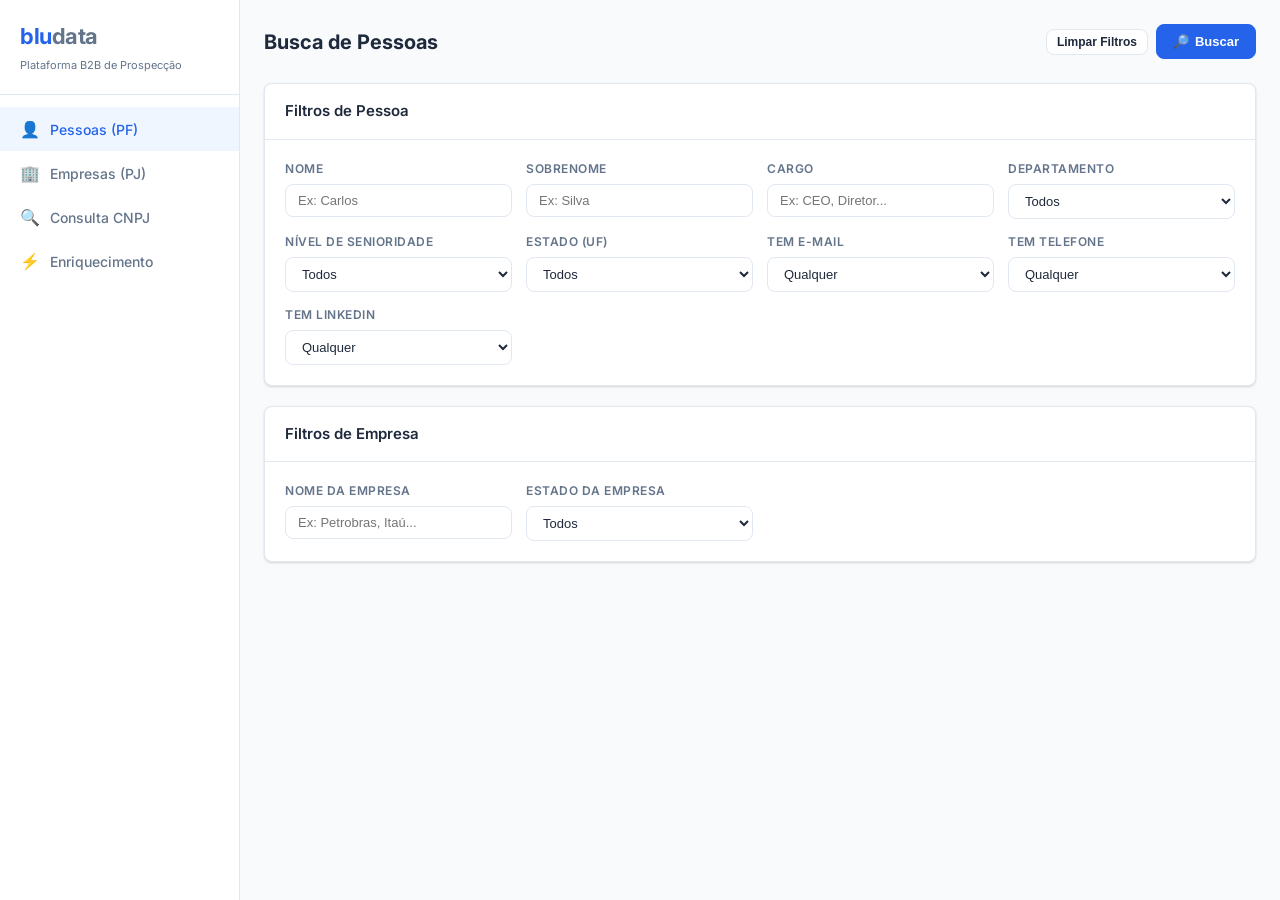
<file: bludata/frontend/index.html>
<!DOCTYPE html>
<html lang="pt-BR">
<head>
  <meta charset="UTF-8" />
  <meta name="viewport" content="width=device-width, initial-scale=1.0" />
  <title>bludata — Plataforma B2B de Prospecção</title>
  <link rel="stylesheet" href="style.css" />
  <link rel="preconnect" href="https://fonts.googleapis.com" />
  <link href="https://fonts.googleapis.com/css2?family=Inter:wght@400;500;600;700&display=swap" rel="stylesheet" />
</head>
<body>

<div class="app-layout">

  <!-- Sidebar -->
  <aside class="sidebar">
    <div class="sidebar-logo">
      <h1>blu<span style="color:#64748b">data</span></h1>
      <small>Plataforma B2B de Prospecção</small>
    </div>
    <nav class="sidebar-nav">
      <a onclick="showPage('persons')" id="nav-persons" class="active">
        <span class="icon">👤</span> Pessoas (PF)
      </a>
      <a onclick="showPage('companies')" id="nav-companies">
        <span class="icon">🏢</span> Empresas (PJ)
      </a>
      <a onclick="showPage('cnpj-lookup')" id="nav-cnpj-lookup">
        <span class="icon">🔍</span> Consulta CNPJ
      </a>
      <a onclick="showPage('enrich')" id="nav-enrich">
        <span class="icon">⚡</span> Enriquecimento
      </a>
    </nav>
  </aside>

  <!-- Main -->
  <main class="main-content">

    <!-- ── PAGE: Persons ────────────────────────────────── -->
    <div id="page-persons">
      <div class="page-header">
        <h2>Busca de Pessoas</h2>
        <div class="btn-group">
          <button class="btn btn-secondary btn-sm" onclick="clearPersonFilters()">Limpar Filtros</button>
          <button class="btn btn-primary" onclick="searchPersons(1)">
            <span>🔎</span> Buscar
          </button>
        </div>
      </div>

      <div class="card">
        <div class="card-header">
          <h3>Filtros de Pessoa</h3>
        </div>
        <div class="card-body">
          <div class="filters-grid">
            <div class="filter-group">
              <label>Nome</label>
              <input type="text" id="pf-name" placeholder="Ex: Carlos" />
            </div>
            <div class="filter-group">
              <label>Sobrenome</label>
              <input type="text" id="pf-surname" placeholder="Ex: Silva" />
            </div>
            <div class="filter-group">
              <label>Cargo</label>
              <input type="text" id="pf-role" placeholder="Ex: CEO, Diretor..." />
            </div>
            <div class="filter-group">
              <label>Departamento</label>
              <select id="pf-department">
                <option value="">Todos</option>
                <option>TI</option><option>Tecnologia</option><option>Engenharia</option>
                <option>Marketing</option><option>Vendas</option><option>Comercial</option>
                <option>Financeiro</option><option>Recursos Humanos</option>
                <option>Operações</option><option>Jurídico</option><option>Produto</option>
                <option>Diretoria</option>
              </select>
            </div>
            <div class="filter-group">
              <label>Nível de Senioridade</label>
              <select id="pf-seniority">
                <option value="">Todos</option>
                <option>Decisores</option><option>C-Level</option>
                <option>Diretor</option><option>Gerente</option>
                <option>Coordenador</option><option>Especialista</option>
                <option>Sênior</option><option>Pleno</option><option>Júnior</option>
              </select>
            </div>
            <div class="filter-group">
              <label>Estado (UF)</label>
              <select id="pf-state">
                <option value="">Todos</option>
                <option>SP</option><option>RJ</option><option>MG</option>
                <option>RS</option><option>PR</option><option>SC</option>
                <option>BA</option><option>CE</option><option>PE</option>
                <option>GO</option><option>DF</option><option>AM</option>
              </select>
            </div>
            <div class="filter-group">
              <label>Tem E-mail</label>
              <select id="pf-has-email">
                <option value="">Qualquer</option>
                <option value="true">Sim</option>
                <option value="false">Não</option>
              </select>
            </div>
            <div class="filter-group">
              <label>Tem Telefone</label>
              <select id="pf-has-phone">
                <option value="">Qualquer</option>
                <option value="true">Sim</option>
                <option value="false">Não</option>
              </select>
            </div>
            <div class="filter-group">
              <label>Tem LinkedIn</label>
              <select id="pf-has-linkedin">
                <option value="">Qualquer</option>
                <option value="true">Sim</option>
                <option value="false">Não</option>
              </select>
            </div>
          </div>
        </div>
      </div>

      <div class="card">
        <div class="card-header">
          <h3>Filtros de Empresa</h3>
        </div>
        <div class="card-body">
          <div class="filters-grid">
            <div class="filter-group">
              <label>Nome da Empresa</label>
              <input type="text" id="pf-company-name" placeholder="Ex: Petrobras, Itaú..." />
            </div>
            <div class="filter-group">
              <label>Estado da Empresa</label>
              <select id="pf-company-state">
                <option value="">Todos</option>
                <option>SP</option><option>RJ</option><option>MG</option>
                <option>RS</option><option>PR</option><option>SC</option>
                <option>BA</option><option>CE</option><option>GO</option><option>DF</option>
              </select>
            </div>
          </div>
        </div>
      </div>

      <!-- Results -->
      <div class="card" id="persons-results-card" style="display:none">
        <div class="card-header">
          <h3>Resultados</h3>
          <div class="btn-group">
            <span id="persons-count" class="chip chip-blue"></span>
            <button class="btn btn-success btn-sm" onclick="openEnrichModal()">⚡ Enriquecer Selecionados</button>
          </div>
        </div>
        <div id="persons-table-wrap" class="table-wrap">
          <div id="persons-loading" class="loading" style="display:none">
            <div class="spinner"></div> Buscando...
          </div>
          <table id="persons-table">
            <thead>
              <tr>
                <th><input type="checkbox" id="select-all-persons" onchange="toggleSelectAll('persons')" /></th>
                <th>Nome</th>
                <th>Cargo</th>
                <th>Empresa</th>
                <th>Estado</th>
                <th>Email</th>
                <th>Telefone</th>
                <th>LinkedIn</th>
                <th>Ações</th>
              </tr>
            </thead>
            <tbody id="persons-tbody"></tbody>
          </table>
        </div>
        <div class="pagination" id="persons-pagination"></div>
      </div>

      <div id="persons-empty" class="card" style="display:none">
        <div class="empty-state">
          <div class="icon">🔍</div>
          <p>Nenhuma pessoa encontrada com os filtros aplicados.</p>
        </div>
      </div>
    </div>

    <!-- ── PAGE: Companies ────────────────────────────────── -->
    <div id="page-companies" style="display:none">
      <div class="page-header">
        <h2>Busca de Empresas</h2>
        <div class="btn-group">
          <button class="btn btn-secondary btn-sm" onclick="clearCompanyFilters()">Limpar Filtros</button>
          <button class="btn btn-primary" onclick="searchCompanies(1)">
            <span>🔎</span> Buscar
          </button>
        </div>
      </div>

      <div class="card">
        <div class="card-header"><h3>Filtros</h3></div>
        <div class="card-body">
          <div class="filters-grid">
            <div class="filter-group">
              <label>Nome da Empresa</label>
              <input type="text" id="cf-name" placeholder="Ex: Magazine Luiza..." />
            </div>
            <div class="filter-group">
              <label>Setor</label>
              <select id="cf-sector">
                <option value="">Todos</option>
                <option>Tecnologia da Informação</option>
                <option>Bancos</option><option>Seguros</option>
                <option>Varejo</option><option>Saúde</option>
                <option>Educação</option><option>Construção Civil</option>
                <option>Agronegócio</option><option>Manufatura</option>
                <option>Logística e Transporte</option>
                <option>Serviços Financeiros</option>
                <option>Telecomunicações</option><option>Energia</option>
                <option>Extração de Petróleo e Gás Natural</option>
                <option>Comércio varejista</option>
              </select>
            </div>
            <div class="filter-group">
              <label>Estado (UF)</label>
              <select id="cf-state">
                <option value="">Todos</option>
                <option>SP</option><option>RJ</option><option>MG</option>
                <option>RS</option><option>PR</option><option>SC</option>
                <option>BA</option><option>CE</option><option>GO</option><option>DF</option>
              </select>
            </div>
            <div class="filter-group">
              <label>Porte / Nº de Funcionários</label>
              <select id="cf-size">
                <option value="">Todos</option>
                <option>MEI</option><option>1-10</option>
                <option>11-50</option><option>51-200</option>
                <option>201-500</option><option>501-1000</option>
                <option>1001-5000</option><option>Mais de 1000</option>
              </select>
            </div>
            <div class="filter-group">
              <label>Natureza Jurídica</label>
              <input type="text" id="cf-legal-nature" placeholder="Ex: Sociedade Anônima..." />
            </div>
            <div class="filter-group">
              <label>CNAE (código ou descrição)</label>
              <input type="text" id="cf-cnae" placeholder="Ex: 6422, bancos..." />
            </div>
            <div class="filter-group">
              <label>Incluir MEI</label>
              <select id="cf-mei">
                <option value="">Qualquer</option>
                <option value="true">Apenas MEI</option>
                <option value="false">Excluir MEI</option>
              </select>
            </div>
          </div>
        </div>
      </div>

      <div class="card" id="companies-results-card" style="display:none">
        <div class="card-header">
          <h3>Resultados</h3>
          <span id="companies-count" class="chip chip-blue"></span>
        </div>
        <div class="table-wrap">
          <div id="companies-loading" class="loading" style="display:none">
            <div class="spinner"></div> Buscando...
          </div>
          <table>
            <thead>
              <tr>
                <th>#</th>
                <th>Empresa</th>
                <th>CNPJ</th>
                <th>Setor</th>
                <th>Estado</th>
                <th>Porte</th>
                <th>Fundação</th>
                <th>Ações</th>
              </tr>
            </thead>
            <tbody id="companies-tbody"></tbody>
          </table>
        </div>
        <div class="pagination" id="companies-pagination"></div>
      </div>
    </div>

    <!-- ── PAGE: CNPJ Lookup ────────────────────────────── -->
    <div id="page-cnpj-lookup" style="display:none">
      <div class="page-header">
        <h2>Consulta CNPJ / CPF</h2>
      </div>

      <div class="card">
        <div class="card-header"><h3>Busca por CNPJ (Receita Federal)</h3></div>
        <div class="card-body">
          <div class="alert alert-info">
            ℹ️ Consulta em tempo real via BrasilAPI e ReceitaWS — gratuito, sem chave de API.
          </div>
          <div class="inline-form">
            <input type="text" id="cnpj-input" placeholder="00.000.000/0001-00" maxlength="18" oninput="maskCNPJ(this)" />
            <button class="btn btn-primary" onclick="lookupCNPJ()">🔍 Consultar</button>
          </div>
          <div id="cnpj-result" style="margin-top:20px"></div>
        </div>
      </div>

      <div class="card">
        <div class="card-header"><h3>Consulta CPF (Receita Federal)</h3></div>
        <div class="card-body">
          <div class="alert alert-warning">
            ⚠️ A consulta CPF na Receita Federal requer resolução de CAPTCHA. Integração com serviço anti-CAPTCHA necessária para uso em produção.
          </div>
          <div class="inline-form">
            <input type="text" id="cpf-input" placeholder="000.000.000-00" maxlength="14" oninput="maskCPF(this)" />
            <button class="btn btn-primary" onclick="lookupCPF()">🔍 Consultar Situação</button>
          </div>
          <div id="cpf-result" style="margin-top:20px"></div>
        </div>
      </div>
    </div>

    <!-- ── PAGE: Enrich ───────────────────────────────────── -->
    <div id="page-enrich" style="display:none">
      <div class="page-header">
        <h2>Enriquecimento de Dados</h2>
      </div>

      <div class="alert alert-info" style="margin-bottom:20px">
        ℹ️ O enriquecimento é processado assincronamente em background. Você pode acompanhar o status do job abaixo.
      </div>

      <div class="card">
        <div class="card-header"><h3>Enrich Bulk</h3></div>
        <div class="card-body">
          <div class="filter-group" style="margin-bottom:14px">
            <label>Payload JSON (lista de pessoas)</label>
            <textarea id="enrich-payload" rows="8" style="padding:10px;border:1px solid var(--border);border-radius:var(--radius);font-family:monospace;font-size:12px;width:100%;resize:vertical" placeholder='[
  {"id_pessoa": "uuid-aqui", "cpf": "00000000000", "linkedin_url": "https://linkedin.com/in/slug"},
  {"id_pessoa": "outro-uuid", "linkedin_url": "https://linkedin.com/in/outro-slug"}
]'></textarea>
          </div>
          <div class="filter-group" style="margin-bottom:14px">
            <label>URL do Webhook (opcional)</label>
            <input type="text" id="enrich-webhook" placeholder="https://seu-servidor.com/webhook/enrich" />
          </div>
          <button class="btn btn-primary" onclick="startEnrich()">⚡ Iniciar Enriquecimento</button>
        </div>
      </div>

      <div class="card" id="enrich-job-card" style="display:none">
        <div class="card-header">
          <h3>Status do Job</h3>
          <button class="btn btn-secondary btn-sm" onclick="pollJobStatus()">🔄 Atualizar</button>
        </div>
        <div class="card-body" id="enrich-job-body"></div>
      </div>
    </div>

  </main>
</div>

<!-- ── Modal: Person Detail ─────────────────────────────── -->
<div class="modal-overlay" id="person-modal">
  <div class="modal">
    <div class="modal-header">
      <h3 id="modal-person-name">Detalhe da Pessoa</h3>
      <button class="modal-close" onclick="closeModal('person-modal')">×</button>
    </div>
    <div class="modal-body">
      <div class="modal-tabs">
        <button class="modal-tab-btn active" onclick="switchModalTab(this, 'tab-person-info')">Dados Pessoais</button>
        <button class="modal-tab-btn" onclick="switchModalTab(this, 'tab-person-contacts')">Contatos</button>
      </div>
      <div id="tab-person-info">
        <div class="detail-grid" id="person-detail-grid"></div>
      </div>
      <div id="tab-person-contacts" style="display:none">
        <div id="person-contacts-section">
          <div class="loading"><div class="spinner"></div> Carregando contatos...</div>
        </div>
      </div>
    </div>
  </div>
</div>

<!-- ── Modal: Company Detail ────────────────────────────── -->
<div class="modal-overlay" id="company-modal">
  <div class="modal">
    <div class="modal-header">
      <h3 id="modal-company-name">Detalhe da Empresa</h3>
      <button class="modal-close" onclick="closeModal('company-modal')">×</button>
    </div>
    <div class="modal-body">
      <div class="detail-grid" id="company-detail-grid"></div>
      <div style="margin-top:20px" id="company-partners-section"></div>
    </div>
  </div>
</div>

<!-- ── Modal: Enrich Selection ──────────────────────────── -->
<div class="modal-overlay" id="enrich-modal">
  <div class="modal">
    <div class="modal-header">
      <h3>Enriquecer Pessoas Selecionadas</h3>
      <button class="modal-close" onclick="closeModal('enrich-modal')">×</button>
    </div>
    <div class="modal-body">
      <div class="filter-group" style="margin-bottom:14px">
        <label>URL do Webhook (opcional)</label>
        <input type="text" id="enrich-modal-webhook" placeholder="https://..." />
      </div>
      <p style="color:var(--text-muted);font-size:13px;margin-bottom:16px" id="enrich-modal-count"></p>
      <button class="btn btn-primary" onclick="submitEnrichFromModal()">⚡ Iniciar Enriquecimento</button>
    </div>
  </div>
</div>

<script src="app.js"></script>
</body>
</html>
</file>
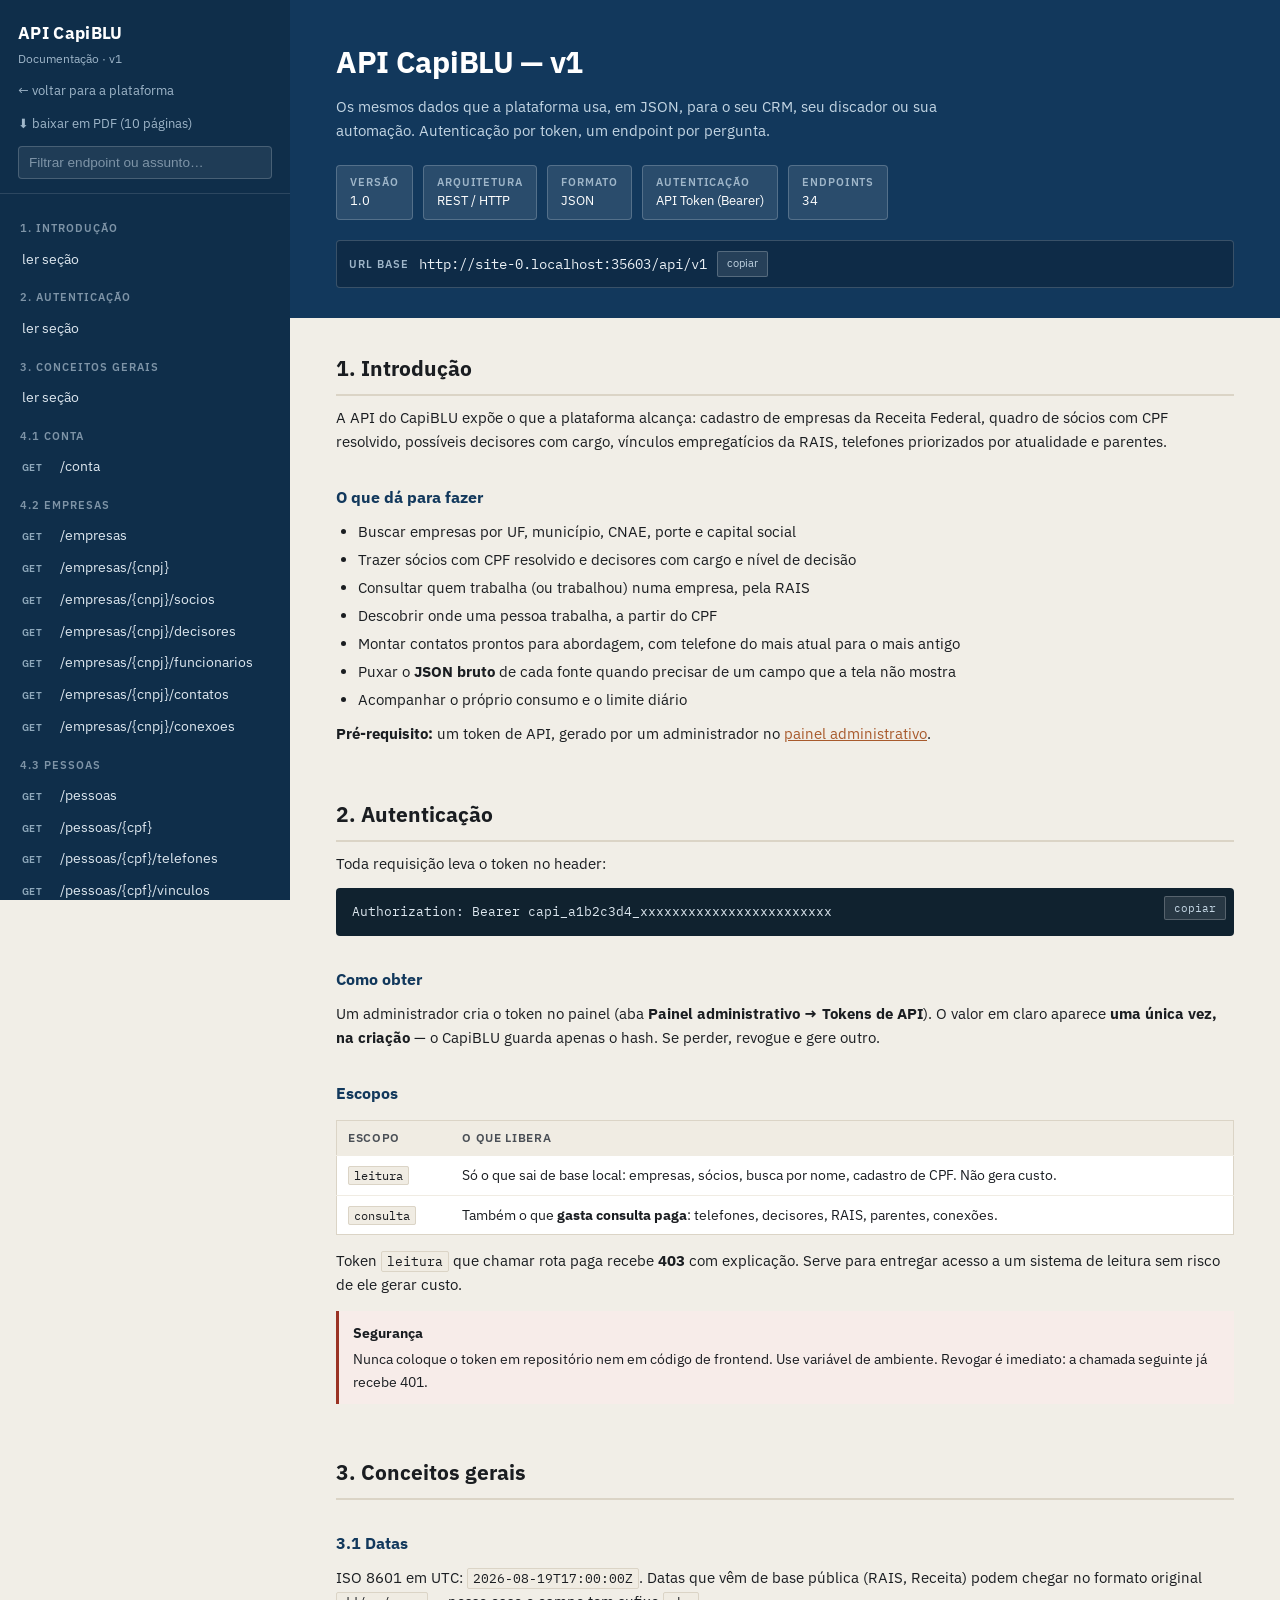
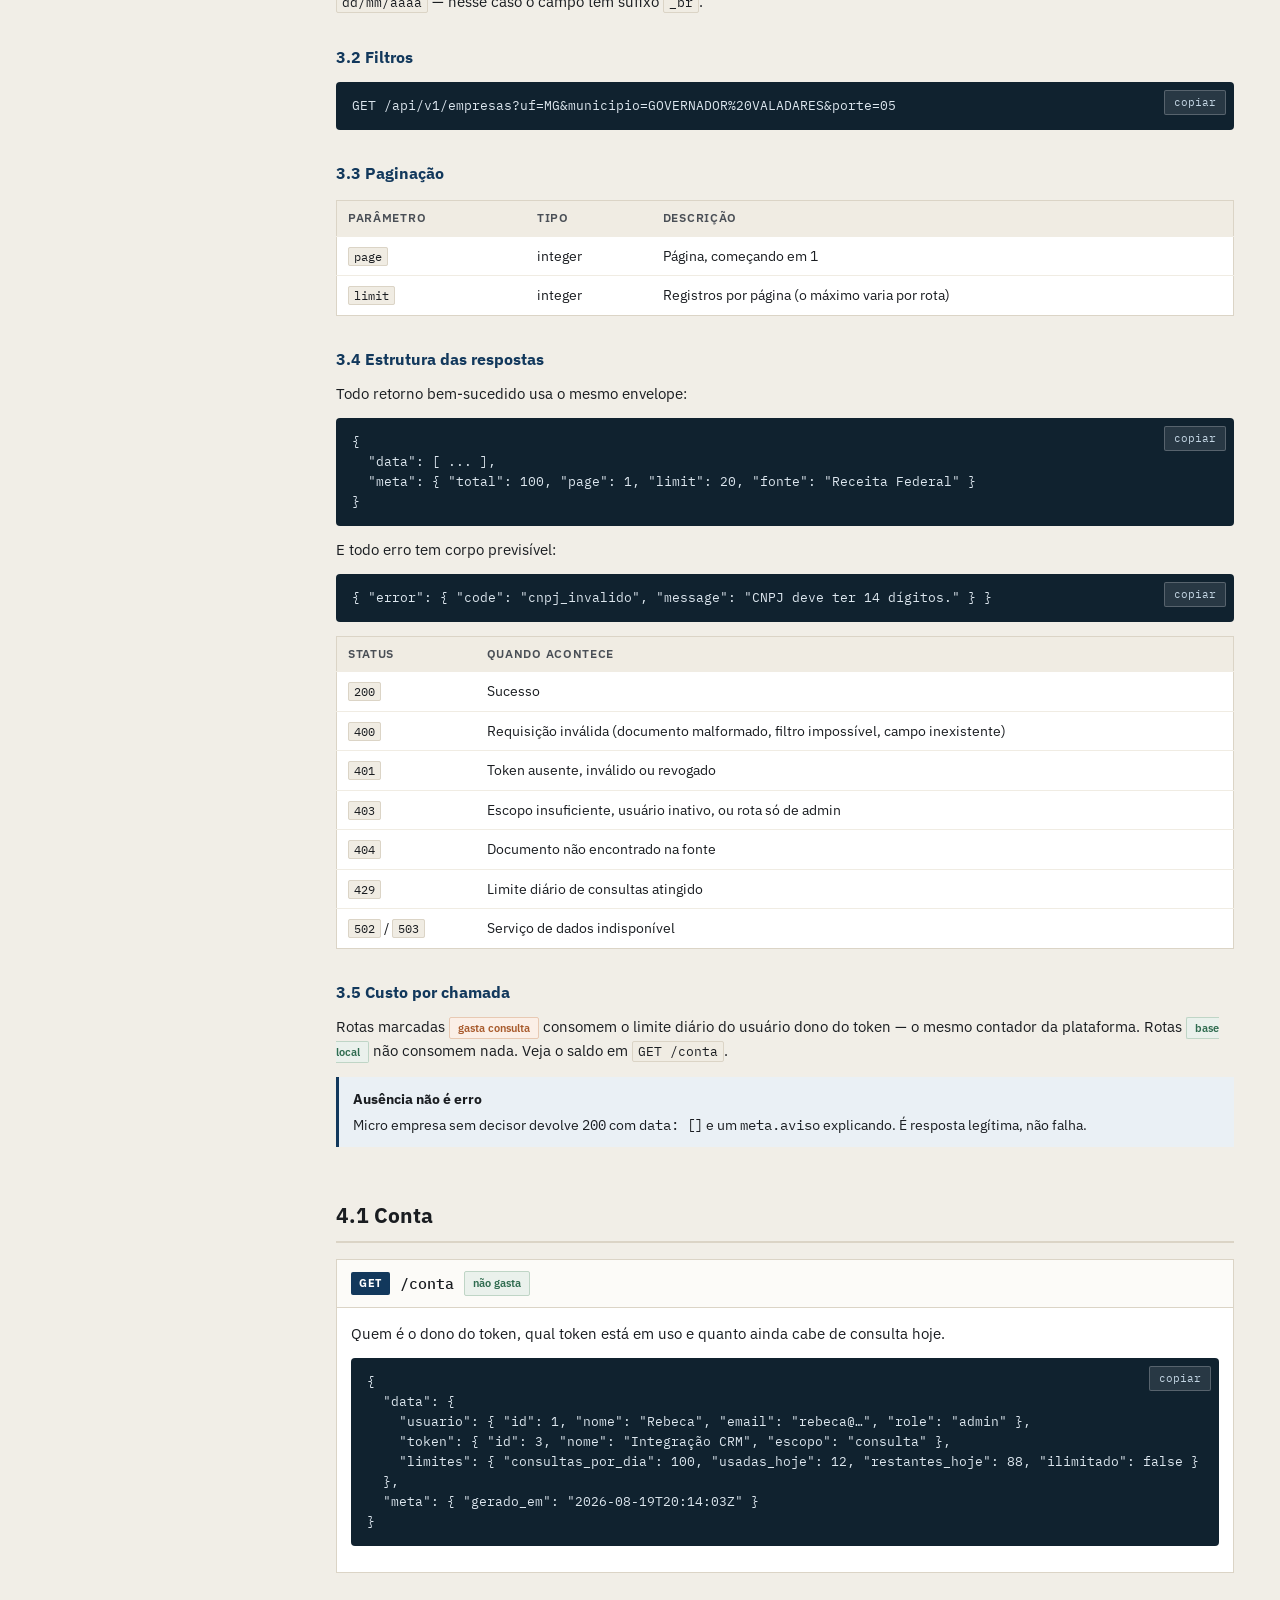
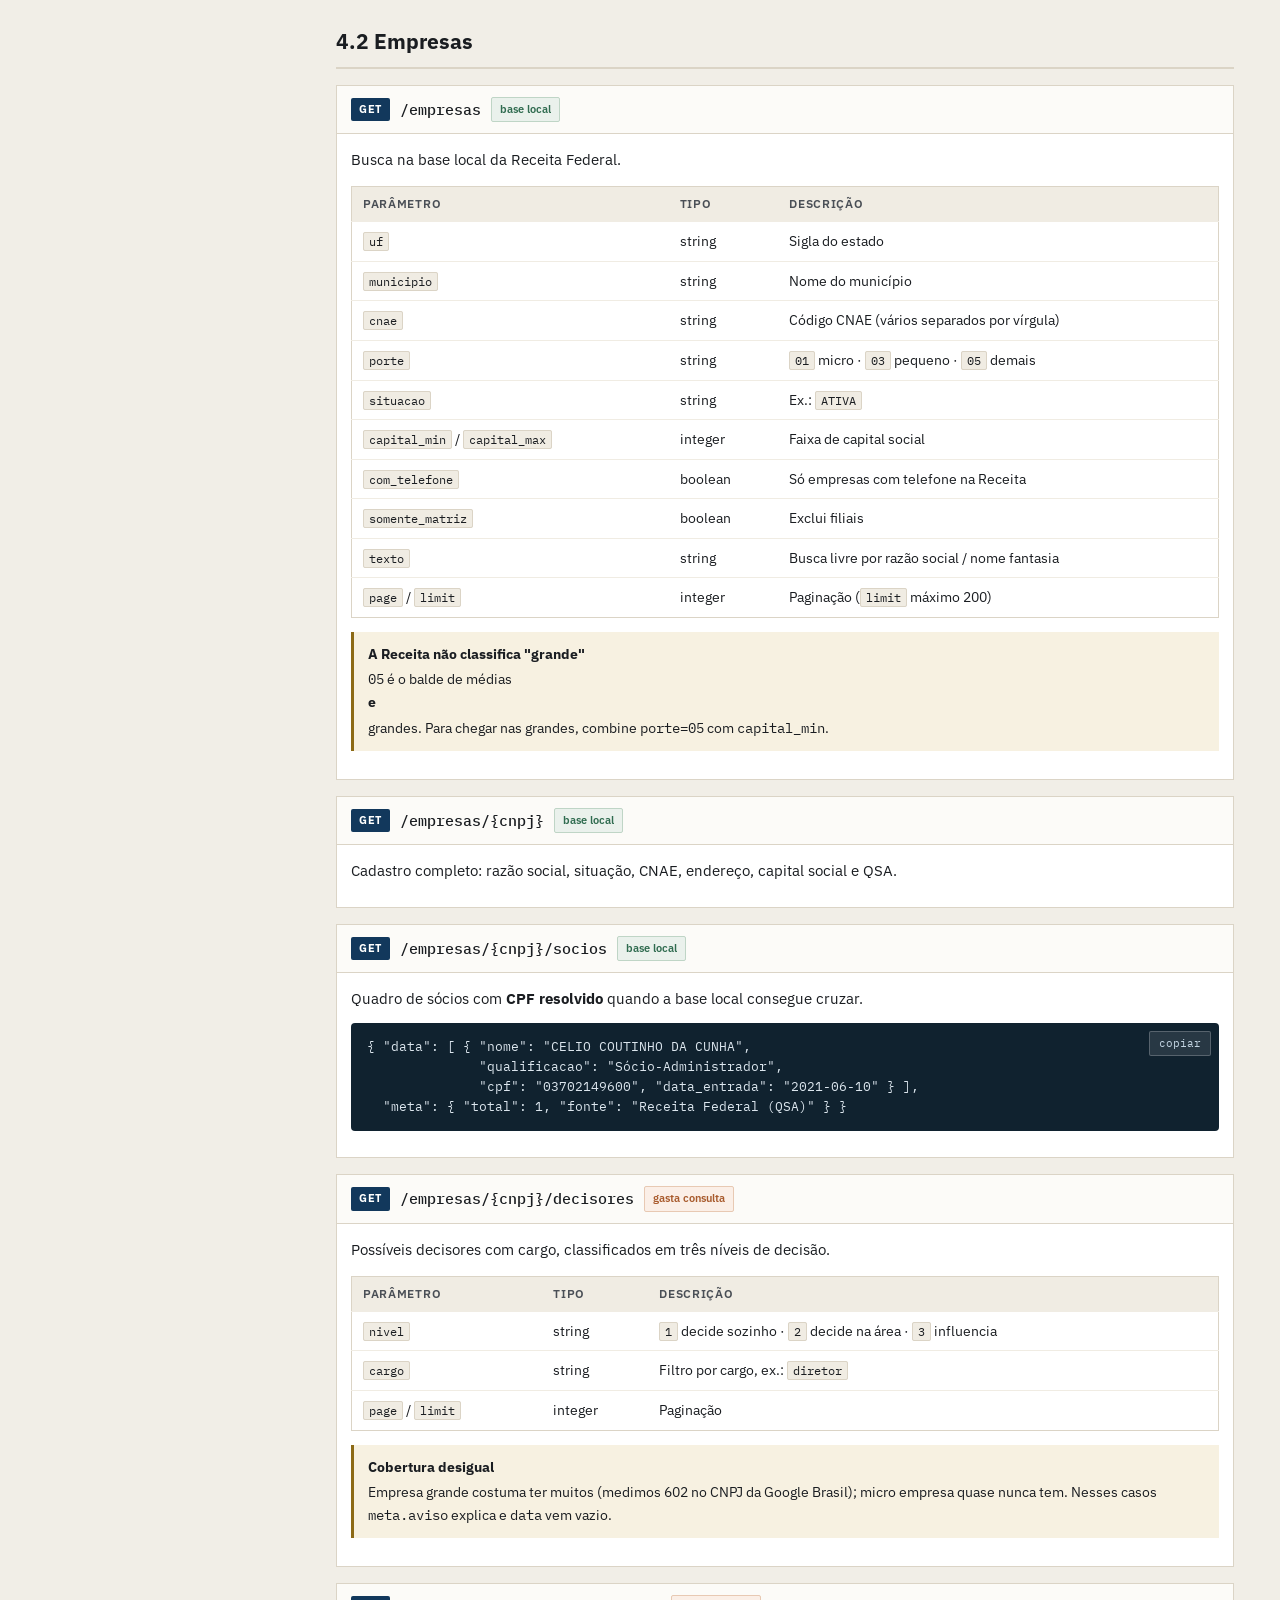
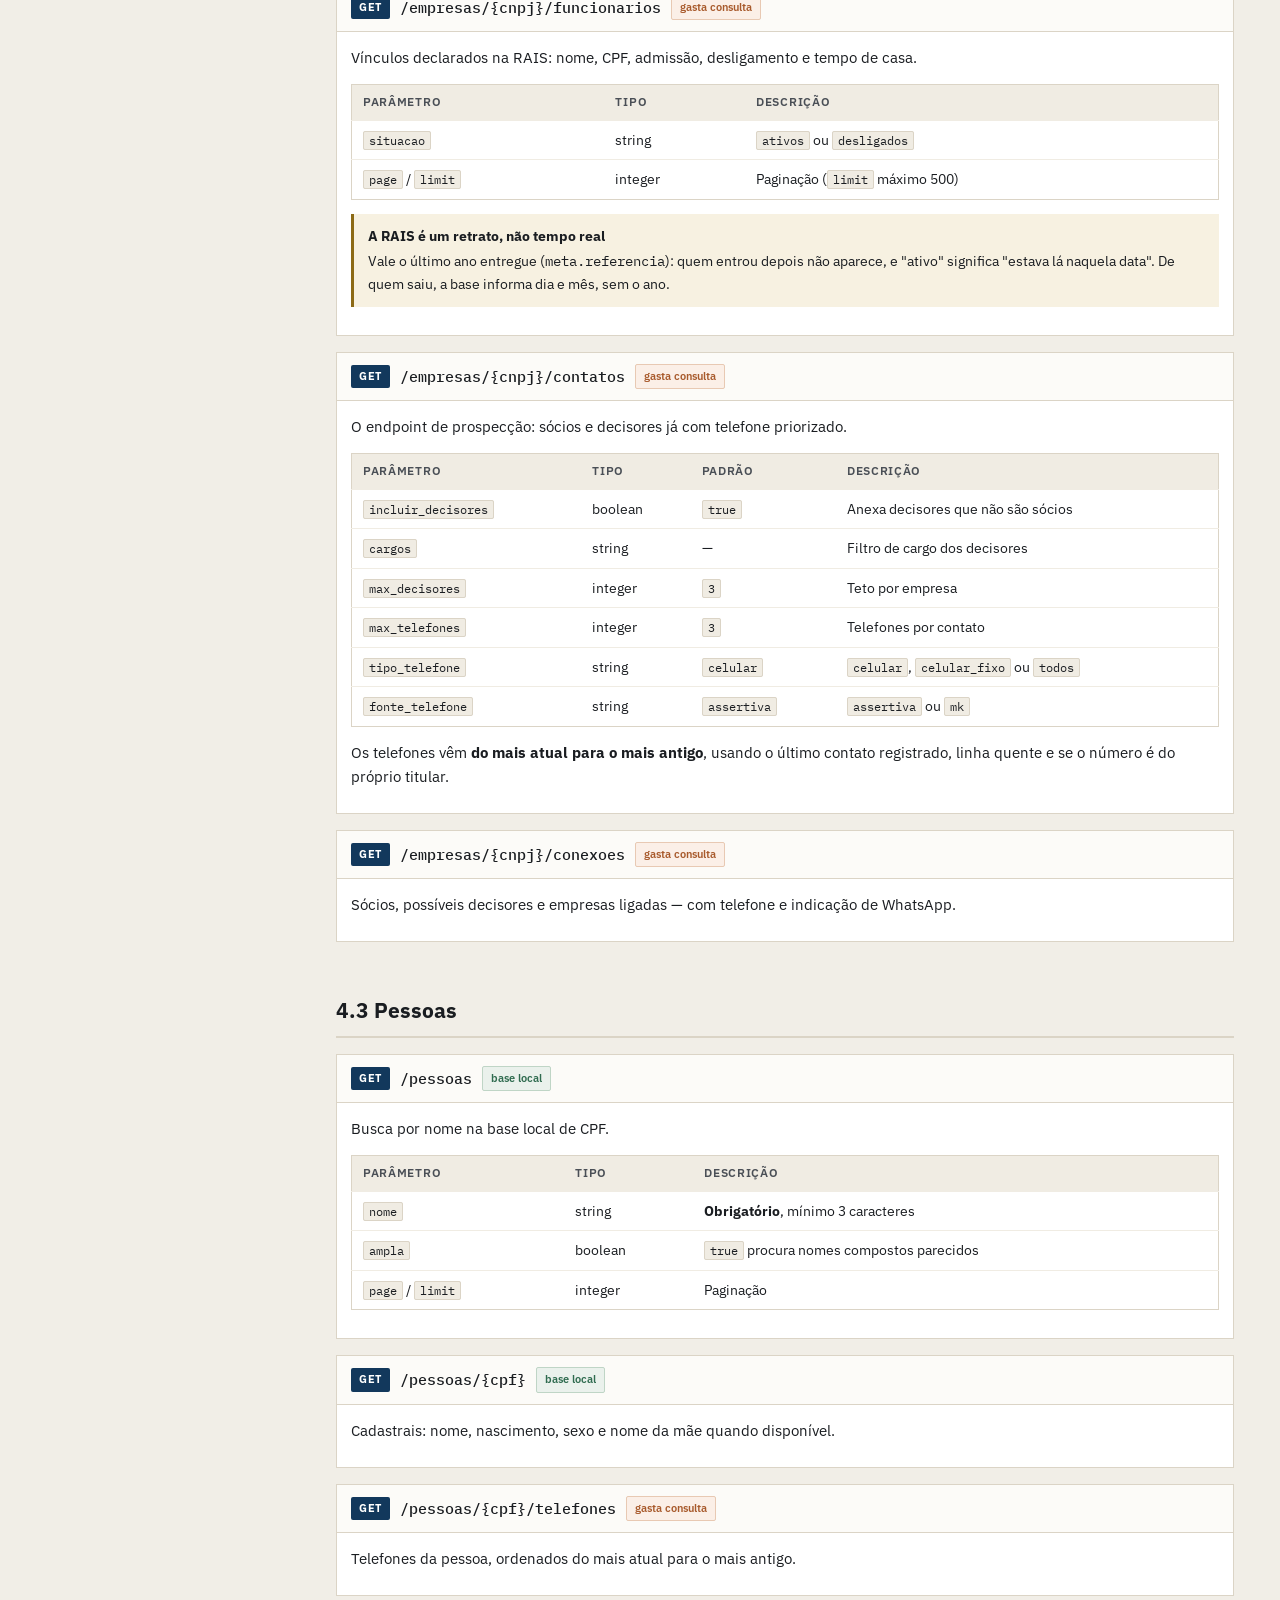
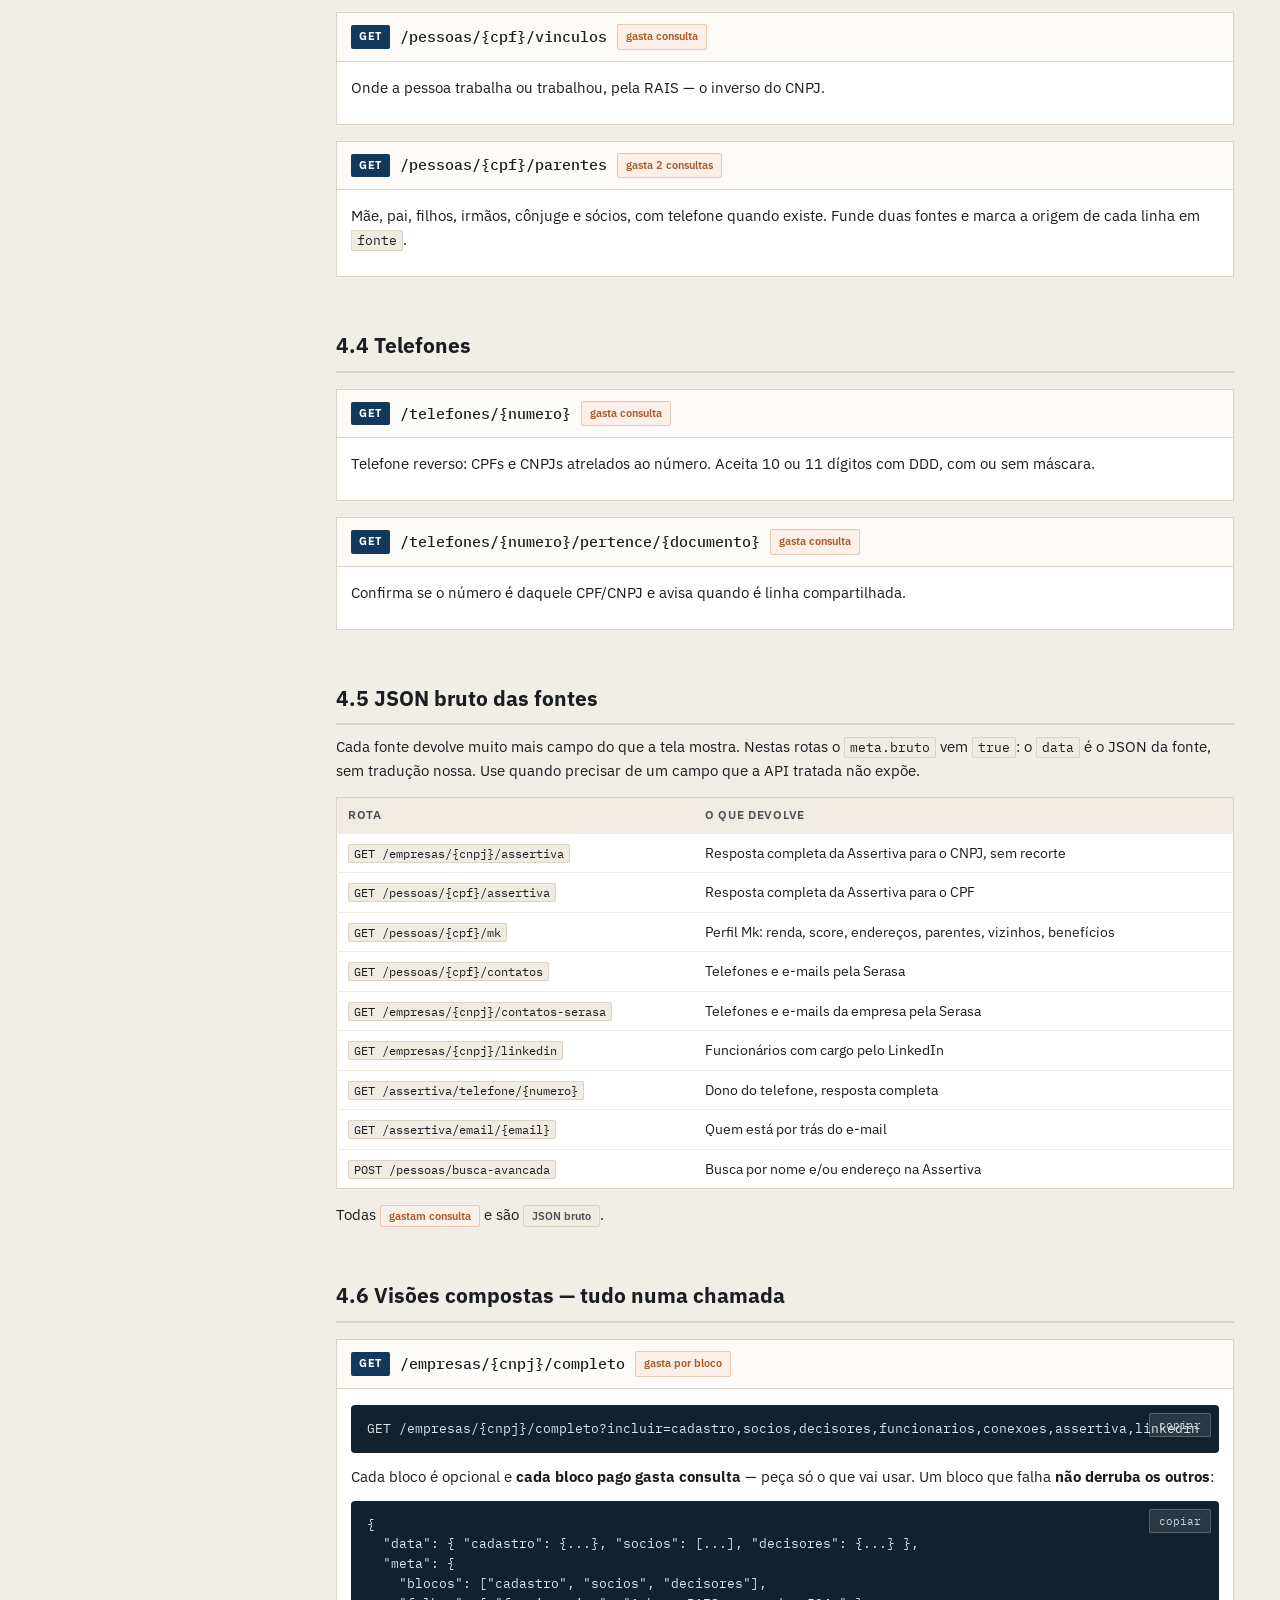
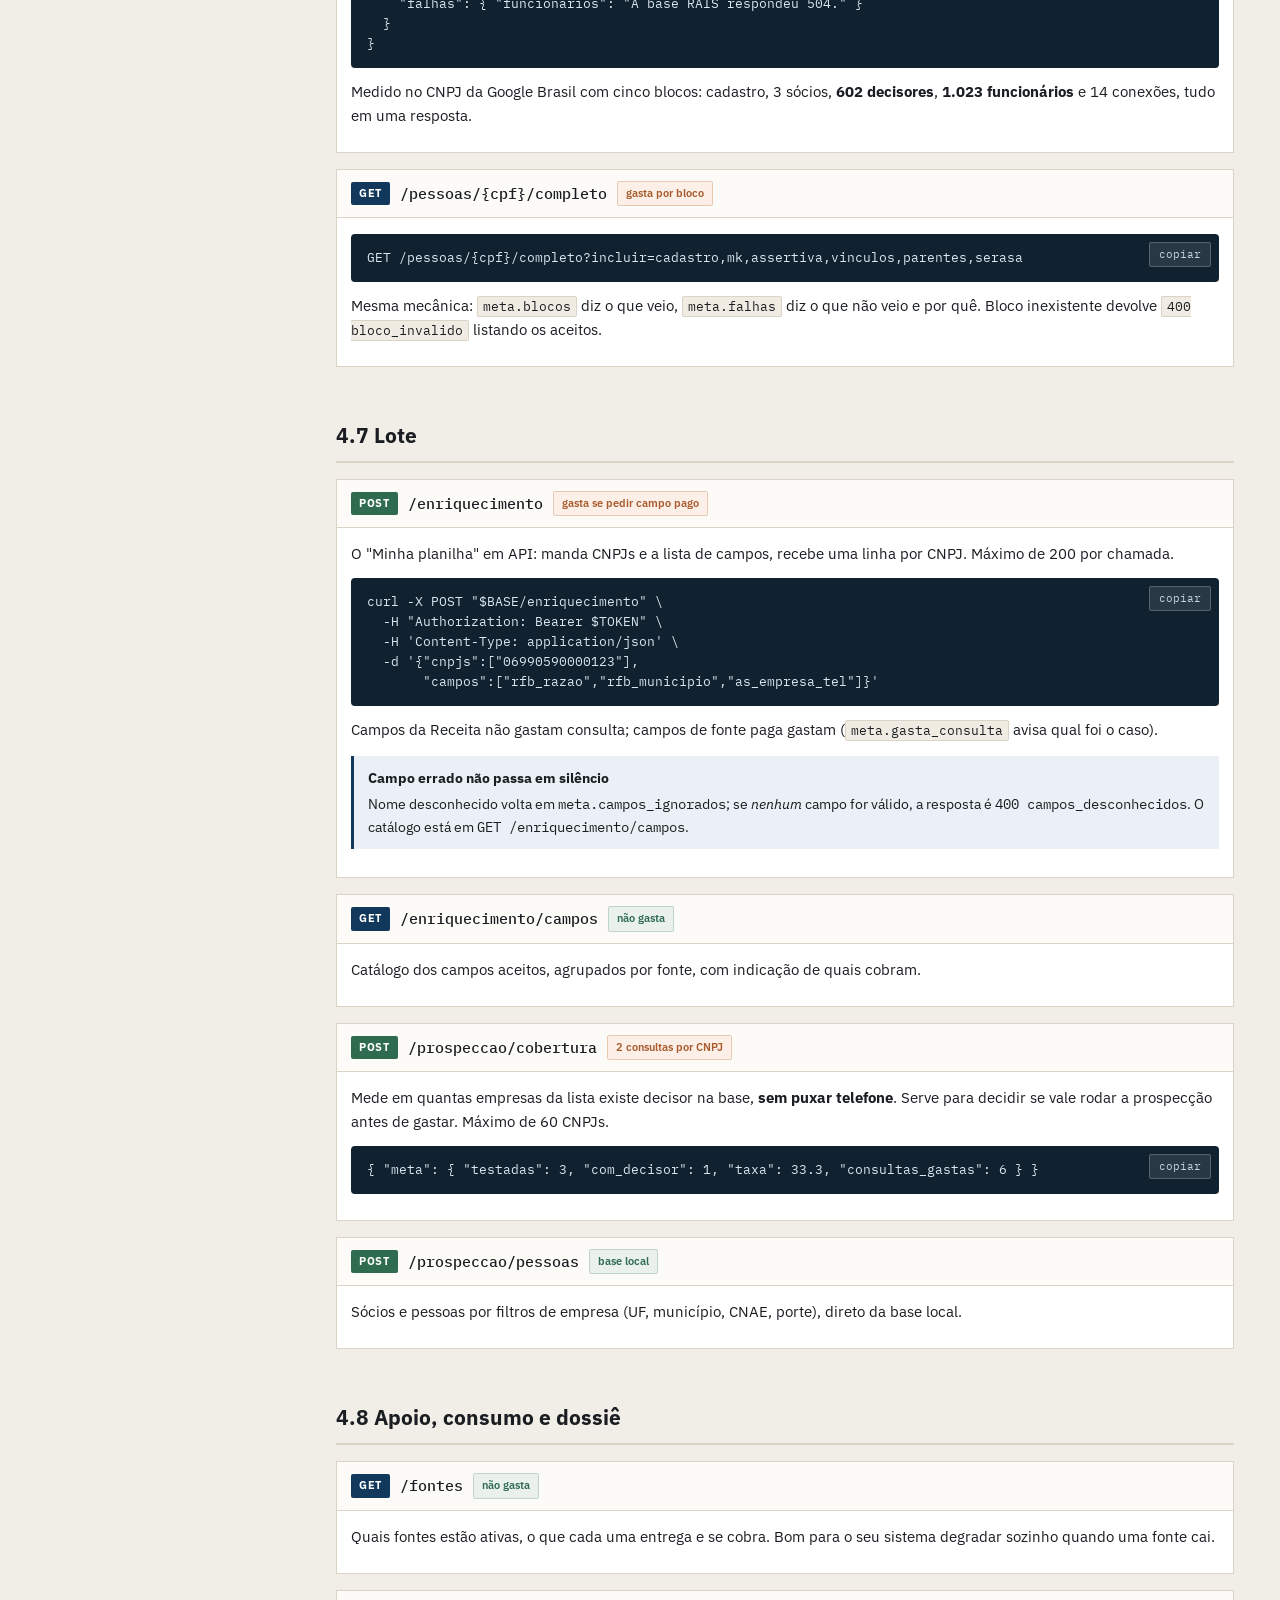
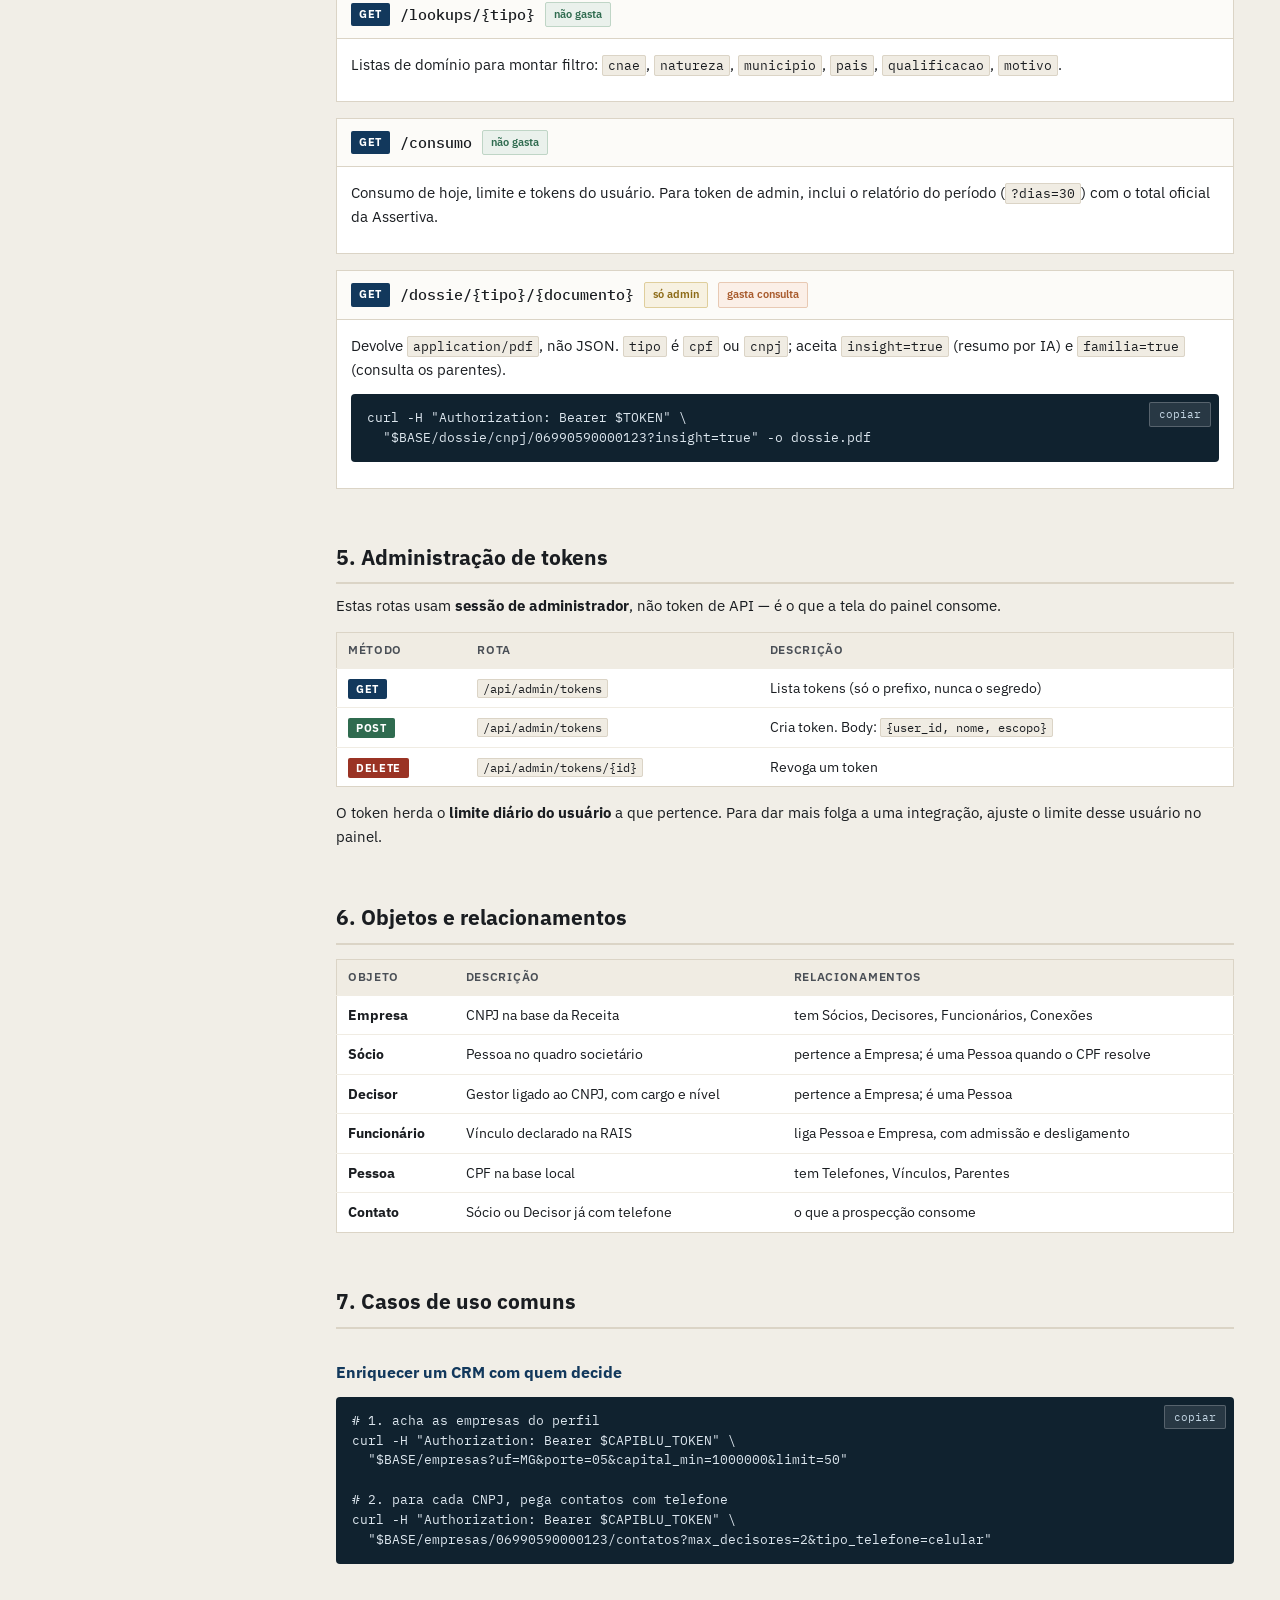
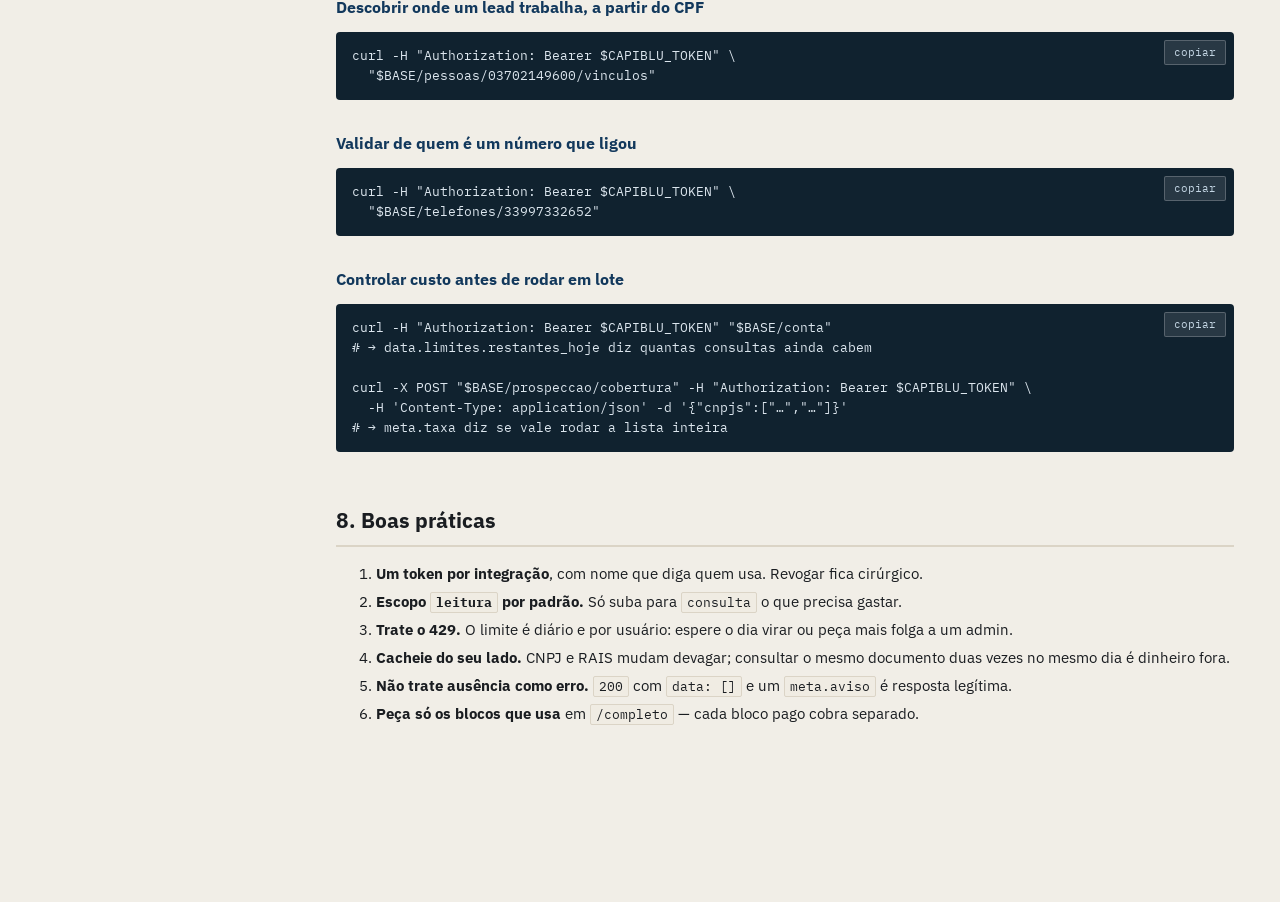
<file: lupa-empresas/frontend/api-docs.html>
<!DOCTYPE html>
<html lang="pt-BR">
<head>
<meta charset="utf-8">
<meta name="viewport" content="width=device-width, initial-scale=1">
<title>API CapiBLU — Documentação</title>
<link rel="preconnect" href="https://fonts.googleapis.com">
<link rel="preconnect" href="https://fonts.gstatic.com" crossorigin>
<link href="https://fonts.googleapis.com/css2?family=IBM+Plex+Sans:wght@400;500;600;700&family=IBM+Plex+Mono:wght@400;500&display=swap" rel="stylesheet">
<style>
/* Mesmo design system do app: papel + azul-noite + terracota, sem sombra. */
:root{
  --blue:#12385C; --blue-dark:#0F2E4A; --blue-soft:#EAF0F5;
  --terracota:#A85A2C; --terracota-soft:#FBEFE7;
  --green:#2F6B4F; --green-soft:#EAF1EC;
  --red:#9A3324; --amber:#8C6A16; --amber-soft:#F7F1E1;
  --gray-900:#1A1D21; --gray-700:#45423B; --gray-600:#4A4F56; --gray-500:#55595F;
  --gray-300:#B9B0A0; --gray-200:#DBD4C6; --gray-100:#F0ECE3; --gray-50:#FCFBF8;
  --bg:#F1EEE7; --white:#fff; --radius-sm:4px;
}
*,*::before,*::after{box-sizing:border-box}
body{margin:0;font-family:"IBM Plex Sans",system-ui,Arial,sans-serif;background:var(--bg);
  color:var(--gray-900);line-height:1.6;font-size:15px;-webkit-font-smoothing:antialiased}
code,pre,.mono{font-family:"IBM Plex Mono",ui-monospace,monospace}
a{color:var(--terracota)}

.shell{display:grid;grid-template-columns:290px 1fr;min-height:100vh}

/* ── Índice ── */
.side{background:var(--blue-dark);color:#DCE6EE;position:sticky;top:0;height:100vh;
  overflow-y:auto;display:flex;flex-direction:column}
.side-top{padding:20px 18px 14px;border-bottom:1px solid rgba(255,255,255,.12)}
.side-top .marca{font-weight:700;font-size:1.05rem;color:#fff;letter-spacing:.02em}
.side-top .sub{font-size:.78rem;color:#9FB6C9;margin-top:2px}
.side-top a.voltar{display:inline-block;margin-top:12px;font-size:.8rem;color:#9FB6C9;text-decoration:none}
.side-top a.voltar:hover{color:#fff}
#busca{width:100%;margin-top:12px;padding:8px 10px;background:rgba(255,255,255,.07);
  border:1px solid rgba(255,255,255,.18);color:#fff;font-size:.85rem;border-radius:var(--radius-sm)}
#busca::placeholder{color:#7E94A7}
.side-nav{padding:12px 8px 30px;flex:1}
.side-nav .grupo{font-size:.68rem;text-transform:uppercase;letter-spacing:.09em;
  color:#7E94A7;padding:14px 12px 6px;font-weight:600}
.side-nav a{display:flex;gap:8px;align-items:baseline;padding:5px 12px;color:#DCE6EE;
  text-decoration:none;font-size:.85rem;border-left:2px solid transparent}
.side-nav a:hover{background:rgba(255,255,255,.06);color:#fff}
.side-nav a.ativo{border-left-color:var(--terracota);background:rgba(168,90,44,.16);color:#fff}
.side-nav a .m{font-size:.62rem;font-weight:600;letter-spacing:.05em;min-width:30px;color:#8FA9BC}
.side-nav a.oculto{display:none}

/* ── Conteúdo ── */
.main{padding:0 0 90px}
.topo{background:var(--blue);color:#fff;padding:38px 46px 30px}
.topo h1{margin:0;font-size:1.9rem;letter-spacing:-.01em}
.topo p{margin:8px 0 0;color:#C3D5E3;max-width:70ch}
.topo .cartoes{display:flex;flex-wrap:wrap;gap:10px;margin-top:22px}
.topo .cartao{background:rgba(255,255,255,.10);border:1px solid rgba(255,255,255,.20);
  padding:8px 13px;font-size:.8rem;border-radius:var(--radius-sm)}
.topo .cartao b{display:block;font-size:.66rem;text-transform:uppercase;letter-spacing:.09em;
  color:#9FB6C9;font-weight:600}
.base-url{display:flex;align-items:center;gap:10px;margin-top:20px;background:rgba(0,0,0,.22);
  border:1px solid rgba(255,255,255,.18);padding:10px 12px;border-radius:var(--radius-sm)}
.base-url code{color:#EAF0F5;font-size:.86rem;word-break:break-all}

.corpo{padding:34px 46px;max-width:1000px}
section{margin-bottom:52px;scroll-margin-top:14px}
h2{font-size:1.32rem;margin:0 0 6px;padding-bottom:8px;border-bottom:2px solid var(--gray-200)}
h3{font-size:1.02rem;margin:30px 0 8px;color:var(--blue)}
p{margin:10px 0}
ul{margin:10px 0;padding-left:22px}
li{margin:4px 0}

table{width:100%;border-collapse:collapse;margin:14px 0;background:var(--white);
  border:1px solid var(--gray-200);font-size:.88rem}
th,td{text-align:left;padding:8px 11px;border-bottom:1px solid var(--gray-100);vertical-align:top}
th{background:var(--gray-100);font-size:.72rem;text-transform:uppercase;letter-spacing:.06em;
  color:var(--gray-600);font-weight:600}
tr:last-child td{border-bottom:0}
td code,p code,li code{background:var(--gray-100);padding:1px 5px;font-size:.85em;
  border:1px solid var(--gray-200);border-radius:2px}

pre{position:relative;background:#10222F;color:#DCE6EE;padding:14px 16px;overflow-x:auto;
  font-size:.83rem;line-height:1.5;margin:12px 0;border-radius:var(--radius-sm)}
pre code{background:none;border:0;padding:0;color:inherit}
.copiar{position:absolute;top:8px;right:8px;background:rgba(255,255,255,.10);color:#C3D5E3;
  border:1px solid rgba(255,255,255,.22);font:inherit;font-size:.7rem;padding:3px 9px;
  cursor:pointer;border-radius:2px}
.copiar:hover{background:rgba(255,255,255,.2);color:#fff}

/* ── Endpoint ── */
.ep{background:var(--white);border:1px solid var(--gray-200);margin:16px 0;scroll-margin-top:14px}
.ep-cab{display:flex;align-items:center;gap:10px;flex-wrap:wrap;padding:11px 14px;
  background:var(--gray-50);border-bottom:1px solid var(--gray-200)}
.ep-cab .rota{font-family:"IBM Plex Mono",monospace;font-size:.92rem;font-weight:500}
.ep-corpo{padding:4px 14px 14px}
.ep-corpo>p:first-child{margin-top:10px}
.met{font-size:.68rem;font-weight:700;letter-spacing:.06em;padding:3px 8px;color:#fff;border-radius:2px}
.met.get{background:var(--blue)} .met.post{background:var(--green)} .met.del{background:var(--red)}
.tag{font-size:.68rem;font-weight:600;padding:3px 8px;border:1px solid;border-radius:2px}
.tag.paga{color:var(--terracota);background:var(--terracota-soft);border-color:#E8C9B3}
.tag.gratis{color:var(--green);background:var(--green-soft);border-color:#BFD5C6}
.tag.adm{color:var(--amber);background:var(--amber-soft);border-color:#DFCE9C}
.tag.bruto{color:var(--gray-600);background:var(--gray-100);border-color:var(--gray-200)}

.nota{background:var(--blue-soft);border-left:3px solid var(--blue);padding:11px 14px;
  margin:14px 0;font-size:.89rem}
.nota.aviso{background:var(--amber-soft);border-left-color:var(--amber)}
.nota.perigo{background:#F7ECE9;border-left-color:var(--red)}
.nota b{display:block;margin-bottom:3px}

.vazio{padding:20px;background:var(--white);border:1px dashed var(--gray-300);
  color:var(--gray-500);font-size:.9rem;display:none}
body.filtrando section:not(.tem-resultado){display:none}
body.filtrando .ep.oculto{display:none}

@media(max-width:900px){
  .shell{grid-template-columns:1fr}
  .side{position:static;height:auto}
  .topo,.corpo{padding-left:20px;padding-right:20px}
}
</style>
</head>
<body>
<div class="shell">
<aside class="side">
  <div class="side-top">
    <div class="marca">API CapiBLU</div>
    <div class="sub">Documentação · v1</div>
    <a class="voltar" href="/">← voltar para a plataforma</a>
    <a class="voltar" href="/capiblu-api-v1.pdf" download style="display:block">⬇ baixar em PDF (10 páginas)</a>
    <input id="busca" type="search" placeholder="Filtrar endpoint ou assunto…" autocomplete="off">
  </div>
  <nav class="side-nav" id="indice"></nav>
</aside>

<main class="main">
  <header class="topo">
    <h1>API CapiBLU — v1</h1>
    <p>Os mesmos dados que a plataforma usa, em JSON, para o seu CRM, seu discador
       ou sua automação. Autenticação por token, um endpoint por pergunta.</p>
    <div class="cartoes">
      <div class="cartao"><b>Versão</b>1.0</div>
      <div class="cartao"><b>Arquitetura</b>REST / HTTP</div>
      <div class="cartao"><b>Formato</b>JSON</div>
      <div class="cartao"><b>Autenticação</b>API Token (Bearer)</div>
      <div class="cartao"><b>Endpoints</b>34</div>
    </div>
    <div class="base-url">
      <span style="font-size:.66rem;text-transform:uppercase;letter-spacing:.09em;color:#9FB6C9;font-weight:600">URL base</span>
      <code id="base-url">https://app.capiblu.net/api/v1</code>
      <button class="copiar" style="position:static" data-copiar="#base-url">copiar</button>
    </div>
  </header>

  <div class="corpo">
  <div class="vazio" id="sem-resultado">Nada encontrado com esse filtro.</div>

  <!-- ═══ 1 ═══ -->
  <section id="introducao" data-titulo="Introdução visão geral o que dá para fazer">
    <h2>1. Introdução</h2>
    <p>A API do CapiBLU expõe o que a plataforma alcança: cadastro de empresas da
       Receita Federal, quadro de sócios com CPF resolvido, possíveis decisores com
       cargo, vínculos empregatícios da RAIS, telefones priorizados por atualidade e
       parentes.</p>
    <h3>O que dá para fazer</h3>
    <ul>
      <li>Buscar empresas por UF, município, CNAE, porte e capital social</li>
      <li>Trazer sócios com CPF resolvido e decisores com cargo e nível de decisão</li>
      <li>Consultar quem trabalha (ou trabalhou) numa empresa, pela RAIS</li>
      <li>Descobrir onde uma pessoa trabalha, a partir do CPF</li>
      <li>Montar contatos prontos para abordagem, com telefone do mais atual para o mais antigo</li>
      <li>Puxar o <b>JSON bruto</b> de cada fonte quando precisar de um campo que a tela não mostra</li>
      <li>Acompanhar o próprio consumo e o limite diário</li>
    </ul>
    <p><b>Pré-requisito:</b> um token de API, gerado por um administrador no
       <a href="/#admin">painel administrativo</a>.</p>
  </section>

  <!-- ═══ 2 ═══ -->
  <section id="autenticacao" data-titulo="Autenticação token bearer escopo leitura consulta segurança">
    <h2>2. Autenticação</h2>
    <p>Toda requisição leva o token no header:</p>
    <pre><code>Authorization: Bearer capi_a1b2c3d4_xxxxxxxxxxxxxxxxxxxxxxxx</code></pre>
    <h3>Como obter</h3>
    <p>Um administrador cria o token no painel (aba <b>Painel administrativo → Tokens de API</b>).
       O valor em claro aparece <b>uma única vez, na criação</b> — o CapiBLU guarda apenas o
       hash. Se perder, revogue e gere outro.</p>
    <h3>Escopos</h3>
    <table>
      <thead><tr><th>Escopo</th><th>O que libera</th></tr></thead>
      <tbody>
        <tr><td><code>leitura</code></td><td>Só o que sai de base local: empresas, sócios, busca por nome, cadastro de CPF. Não gera custo.</td></tr>
        <tr><td><code>consulta</code></td><td>Também o que <b>gasta consulta paga</b>: telefones, decisores, RAIS, parentes, conexões.</td></tr>
      </tbody>
    </table>
    <p>Token <code>leitura</code> que chamar rota paga recebe <b>403</b> com explicação.
       Serve para entregar acesso a um sistema de leitura sem risco de ele gerar custo.</p>
    <div class="nota perigo"><b>Segurança</b>
      Nunca coloque o token em repositório nem em código de frontend. Use variável de
      ambiente. Revogar é imediato: a chamada seguinte já recebe 401.</div>
  </section>

  <!-- ═══ 3 ═══ -->
  <section id="conceitos" data-titulo="Conceitos gerais datas filtros paginação envelope erros status custo">
    <h2>3. Conceitos gerais</h2>

    <h3>3.1 Datas</h3>
    <p>ISO 8601 em UTC: <code>2026-08-19T17:00:00Z</code>. Datas que vêm de base pública
       (RAIS, Receita) podem chegar no formato original <code>dd/mm/aaaa</code> — nesse
       caso o campo tem sufixo <code>_br</code>.</p>

    <h3>3.2 Filtros</h3>
    <pre><code>GET /api/v1/empresas?uf=MG&amp;municipio=GOVERNADOR%20VALADARES&amp;porte=05</code></pre>

    <h3>3.3 Paginação</h3>
    <table>
      <thead><tr><th>Parâmetro</th><th>Tipo</th><th>Descrição</th></tr></thead>
      <tbody>
        <tr><td><code>page</code></td><td>integer</td><td>Página, começando em 1</td></tr>
        <tr><td><code>limit</code></td><td>integer</td><td>Registros por página (o máximo varia por rota)</td></tr>
      </tbody>
    </table>

    <h3>3.4 Estrutura das respostas</h3>
    <p>Todo retorno bem-sucedido usa o mesmo envelope:</p>
    <pre><code>{
  "data": [ ... ],
  "meta": { "total": 100, "page": 1, "limit": 20, "fonte": "Receita Federal" }
}</code></pre>
    <p>E todo erro tem corpo previsível:</p>
    <pre><code>{ "error": { "code": "cnpj_invalido", "message": "CNPJ deve ter 14 dígitos." } }</code></pre>
    <table>
      <thead><tr><th>Status</th><th>Quando acontece</th></tr></thead>
      <tbody>
        <tr><td><code>200</code></td><td>Sucesso</td></tr>
        <tr><td><code>400</code></td><td>Requisição inválida (documento malformado, filtro impossível, campo inexistente)</td></tr>
        <tr><td><code>401</code></td><td>Token ausente, inválido ou revogado</td></tr>
        <tr><td><code>403</code></td><td>Escopo insuficiente, usuário inativo, ou rota só de admin</td></tr>
        <tr><td><code>404</code></td><td>Documento não encontrado na fonte</td></tr>
        <tr><td><code>429</code></td><td>Limite diário de consultas atingido</td></tr>
        <tr><td><code>502</code> / <code>503</code></td><td>Serviço de dados indisponível</td></tr>
      </tbody>
    </table>

    <h3>3.5 Custo por chamada</h3>
    <p>Rotas marcadas <span class="tag paga">gasta consulta</span> consomem o limite diário
       do usuário dono do token — o mesmo contador da plataforma. Rotas
       <span class="tag gratis">base local</span> não consomem nada. Veja o saldo em
       <code>GET /conta</code>.</p>
    <div class="nota"><b>Ausência não é erro</b>
      Micro empresa sem decisor devolve <code>200</code> com <code>data: []</code> e um
      <code>meta.aviso</code> explicando. É resposta legítima, não falha.</div>
  </section>

  <!-- ═══ 4.1 CONTA ═══ -->
  <section id="conta" data-titulo="Conta limite diário saldo consumo">
    <h2>4.1 Conta</h2>
    <div class="ep" id="ep-conta" data-busca="GET /conta conta limite saldo usuario token">
      <div class="ep-cab"><span class="met get">GET</span><span class="rota">/conta</span>
        <span class="tag gratis">não gasta</span></div>
      <div class="ep-corpo">
        <p>Quem é o dono do token, qual token está em uso e quanto ainda cabe de consulta hoje.</p>
        <pre><code>{
  "data": {
    "usuario": { "id": 1, "nome": "Rebeca", "email": "rebeca@…", "role": "admin" },
    "token": { "id": 3, "nome": "Integração CRM", "escopo": "consulta" },
    "limites": { "consultas_por_dia": 100, "usadas_hoje": 12, "restantes_hoje": 88, "ilimitado": false }
  },
  "meta": { "gerado_em": "2026-08-19T20:14:03Z" }
}</code></pre>
      </div>
    </div>
  </section>

  <!-- ═══ 4.2 EMPRESAS ═══ -->
  <section id="empresas" data-titulo="Empresas CNPJ sócios decisores funcionários RAIS contatos conexões">
    <h2>4.2 Empresas</h2>

    <div class="ep" id="ep-empresas" data-busca="GET /empresas busca uf municipio cnae porte capital situacao texto matriz">
      <div class="ep-cab"><span class="met get">GET</span><span class="rota">/empresas</span>
        <span class="tag gratis">base local</span></div>
      <div class="ep-corpo">
        <p>Busca na base local da Receita Federal.</p>
        <table>
          <thead><tr><th>Parâmetro</th><th>Tipo</th><th>Descrição</th></tr></thead>
          <tbody>
            <tr><td><code>uf</code></td><td>string</td><td>Sigla do estado</td></tr>
            <tr><td><code>municipio</code></td><td>string</td><td>Nome do município</td></tr>
            <tr><td><code>cnae</code></td><td>string</td><td>Código CNAE (vários separados por vírgula)</td></tr>
            <tr><td><code>porte</code></td><td>string</td><td><code>01</code> micro · <code>03</code> pequeno · <code>05</code> demais</td></tr>
            <tr><td><code>situacao</code></td><td>string</td><td>Ex.: <code>ATIVA</code></td></tr>
            <tr><td><code>capital_min</code> / <code>capital_max</code></td><td>integer</td><td>Faixa de capital social</td></tr>
            <tr><td><code>com_telefone</code></td><td>boolean</td><td>Só empresas com telefone na Receita</td></tr>
            <tr><td><code>somente_matriz</code></td><td>boolean</td><td>Exclui filiais</td></tr>
            <tr><td><code>texto</code></td><td>string</td><td>Busca livre por razão social / nome fantasia</td></tr>
            <tr><td><code>page</code> / <code>limit</code></td><td>integer</td><td>Paginação (<code>limit</code> máximo 200)</td></tr>
          </tbody>
        </table>
        <div class="nota aviso"><b>A Receita não classifica "grande"</b>
          <code>05</code> é o balde de médias <b>e</b> grandes. Para chegar nas grandes,
          combine <code>porte=05</code> com <code>capital_min</code>.</div>
      </div>
    </div>

    <div class="ep" id="ep-empresa" data-busca="GET /empresas/{cnpj} cadastro razão social situação cnae endereço capital qsa">
      <div class="ep-cab"><span class="met get">GET</span><span class="rota">/empresas/{cnpj}</span>
        <span class="tag gratis">base local</span></div>
      <div class="ep-corpo"><p>Cadastro completo: razão social, situação, CNAE, endereço,
        capital social e QSA.</p></div>
    </div>

    <div class="ep" id="ep-socios" data-busca="GET /empresas/{cnpj}/socios quadro societário QSA CPF resolvido qualificação">
      <div class="ep-cab"><span class="met get">GET</span><span class="rota">/empresas/{cnpj}/socios</span>
        <span class="tag gratis">base local</span></div>
      <div class="ep-corpo">
        <p>Quadro de sócios com <b>CPF resolvido</b> quando a base local consegue cruzar.</p>
        <pre><code>{ "data": [ { "nome": "CELIO COUTINHO DA CUNHA",
              "qualificacao": "Sócio-Administrador",
              "cpf": "03702149600", "data_entrada": "2021-06-10" } ],
  "meta": { "total": 1, "fonte": "Receita Federal (QSA)" } }</code></pre>
      </div>
    </div>

    <div class="ep" id="ep-decisores" data-busca="GET /empresas/{cnpj}/decisores gestor cargo nível de decisão diretor gerente">
      <div class="ep-cab"><span class="met get">GET</span><span class="rota">/empresas/{cnpj}/decisores</span>
        <span class="tag paga">gasta consulta</span></div>
      <div class="ep-corpo">
        <p>Possíveis decisores com cargo, classificados em três níveis de decisão.</p>
        <table>
          <thead><tr><th>Parâmetro</th><th>Tipo</th><th>Descrição</th></tr></thead>
          <tbody>
            <tr><td><code>nivel</code></td><td>string</td><td><code>1</code> decide sozinho · <code>2</code> decide na área · <code>3</code> influencia</td></tr>
            <tr><td><code>cargo</code></td><td>string</td><td>Filtro por cargo, ex.: <code>diretor</code></td></tr>
            <tr><td><code>page</code> / <code>limit</code></td><td>integer</td><td>Paginação</td></tr>
          </tbody>
        </table>
        <div class="nota aviso"><b>Cobertura desigual</b>
          Empresa grande costuma ter muitos (medimos 602 no CNPJ da Google Brasil);
          micro empresa quase nunca tem. Nesses casos <code>meta.aviso</code> explica e
          <code>data</code> vem vazio.</div>
      </div>
    </div>

    <div class="ep" id="ep-funcionarios" data-busca="GET /empresas/{cnpj}/funcionarios RAIS vínculo empregatício admissão desligamento quadro de funcionários">
      <div class="ep-cab"><span class="met get">GET</span><span class="rota">/empresas/{cnpj}/funcionarios</span>
        <span class="tag paga">gasta consulta</span></div>
      <div class="ep-corpo">
        <p>Vínculos declarados na RAIS: nome, CPF, admissão, desligamento e tempo de casa.</p>
        <table>
          <thead><tr><th>Parâmetro</th><th>Tipo</th><th>Descrição</th></tr></thead>
          <tbody>
            <tr><td><code>situacao</code></td><td>string</td><td><code>ativos</code> ou <code>desligados</code></td></tr>
            <tr><td><code>page</code> / <code>limit</code></td><td>integer</td><td>Paginação (<code>limit</code> máximo 500)</td></tr>
          </tbody>
        </table>
        <div class="nota aviso"><b>A RAIS é um retrato, não tempo real</b>
          Vale o último ano entregue (<code>meta.referencia</code>): quem entrou depois não
          aparece, e "ativo" significa "estava lá naquela data". De quem saiu, a base
          informa dia e mês, sem o ano.</div>
      </div>
    </div>

    <div class="ep" id="ep-contatos" data-busca="GET /empresas/{cnpj}/contatos prospecção telefone celular whatsapp abordagem">
      <div class="ep-cab"><span class="met get">GET</span><span class="rota">/empresas/{cnpj}/contatos</span>
        <span class="tag paga">gasta consulta</span></div>
      <div class="ep-corpo">
        <p>O endpoint de prospecção: sócios e decisores já com telefone priorizado.</p>
        <table>
          <thead><tr><th>Parâmetro</th><th>Tipo</th><th>Padrão</th><th>Descrição</th></tr></thead>
          <tbody>
            <tr><td><code>incluir_decisores</code></td><td>boolean</td><td><code>true</code></td><td>Anexa decisores que não são sócios</td></tr>
            <tr><td><code>cargos</code></td><td>string</td><td>—</td><td>Filtro de cargo dos decisores</td></tr>
            <tr><td><code>max_decisores</code></td><td>integer</td><td><code>3</code></td><td>Teto por empresa</td></tr>
            <tr><td><code>max_telefones</code></td><td>integer</td><td><code>3</code></td><td>Telefones por contato</td></tr>
            <tr><td><code>tipo_telefone</code></td><td>string</td><td><code>celular</code></td><td><code>celular</code>, <code>celular_fixo</code> ou <code>todos</code></td></tr>
            <tr><td><code>fonte_telefone</code></td><td>string</td><td><code>assertiva</code></td><td><code>assertiva</code> ou <code>mk</code></td></tr>
          </tbody>
        </table>
        <p>Os telefones vêm <b>do mais atual para o mais antigo</b>, usando o último contato
           registrado, linha quente e se o número é do próprio titular.</p>
      </div>
    </div>

    <div class="ep" id="ep-conexoes" data-busca="GET /empresas/{cnpj}/conexoes empresas ligadas whatsapp rede">
      <div class="ep-cab"><span class="met get">GET</span><span class="rota">/empresas/{cnpj}/conexoes</span>
        <span class="tag paga">gasta consulta</span></div>
      <div class="ep-corpo"><p>Sócios, possíveis decisores e empresas ligadas — com telefone
        e indicação de WhatsApp.</p></div>
    </div>
  </section>

  <!-- ═══ 4.3 PESSOAS ═══ -->
  <section id="pessoas" data-titulo="Pessoas CPF nome telefones vínculos parentes família">
    <h2>4.3 Pessoas</h2>

    <div class="ep" id="ep-pessoas" data-busca="GET /pessoas busca por nome homônimo ampla">
      <div class="ep-cab"><span class="met get">GET</span><span class="rota">/pessoas</span>
        <span class="tag gratis">base local</span></div>
      <div class="ep-corpo">
        <p>Busca por nome na base local de CPF.</p>
        <table>
          <thead><tr><th>Parâmetro</th><th>Tipo</th><th>Descrição</th></tr></thead>
          <tbody>
            <tr><td><code>nome</code></td><td>string</td><td><b>Obrigatório</b>, mínimo 3 caracteres</td></tr>
            <tr><td><code>ampla</code></td><td>boolean</td><td><code>true</code> procura nomes compostos parecidos</td></tr>
            <tr><td><code>page</code> / <code>limit</code></td><td>integer</td><td>Paginação</td></tr>
          </tbody>
        </table>
      </div>
    </div>

    <div class="ep" id="ep-pessoa" data-busca="GET /pessoas/{cpf} cadastro nascimento sexo nome da mãe">
      <div class="ep-cab"><span class="met get">GET</span><span class="rota">/pessoas/{cpf}</span>
        <span class="tag gratis">base local</span></div>
      <div class="ep-corpo"><p>Cadastrais: nome, nascimento, sexo e nome da mãe quando disponível.</p></div>
    </div>

    <div class="ep" id="ep-telefones-pessoa" data-busca="GET /pessoas/{cpf}/telefones celular fixo atualidade">
      <div class="ep-cab"><span class="met get">GET</span><span class="rota">/pessoas/{cpf}/telefones</span>
        <span class="tag paga">gasta consulta</span></div>
      <div class="ep-corpo"><p>Telefones da pessoa, ordenados do mais atual para o mais antigo.</p></div>
    </div>

    <div class="ep" id="ep-vinculos-pessoa" data-busca="GET /pessoas/{cpf}/vinculos onde trabalha emprego RAIS inverso">
      <div class="ep-cab"><span class="met get">GET</span><span class="rota">/pessoas/{cpf}/vinculos</span>
        <span class="tag paga">gasta consulta</span></div>
      <div class="ep-corpo"><p>Onde a pessoa trabalha ou trabalhou, pela RAIS — o inverso do CNPJ.</p></div>
    </div>

    <div class="ep" id="ep-parentes" data-busca="GET /pessoas/{cpf}/parentes mãe pai filhos irmãos cônjuge sócios família">
      <div class="ep-cab"><span class="met get">GET</span><span class="rota">/pessoas/{cpf}/parentes</span>
        <span class="tag paga">gasta 2 consultas</span></div>
      <div class="ep-corpo"><p>Mãe, pai, filhos, irmãos, cônjuge e sócios, com telefone quando
        existe. Funde duas fontes e marca a origem de cada linha em <code>fonte</code>.</p></div>
    </div>
  </section>

  <!-- ═══ 4.4 TELEFONES ═══ -->
  <section id="telefones" data-titulo="Telefones reverso de quem é este número validar pertence">
    <h2>4.4 Telefones</h2>

    <div class="ep" id="ep-telefone" data-busca="GET /telefones/{numero} reverso de quem é este número DDD">
      <div class="ep-cab"><span class="met get">GET</span><span class="rota">/telefones/{numero}</span>
        <span class="tag paga">gasta consulta</span></div>
      <div class="ep-corpo"><p>Telefone reverso: CPFs e CNPJs atrelados ao número. Aceita 10 ou
        11 dígitos com DDD, com ou sem máscara.</p></div>
    </div>

    <div class="ep" id="ep-pertence" data-busca="GET /telefones/{numero}/pertence/{documento} validar confirmar linha compartilhada">
      <div class="ep-cab"><span class="met get">GET</span><span class="rota">/telefones/{numero}/pertence/{documento}</span>
        <span class="tag paga">gasta consulta</span></div>
      <div class="ep-corpo"><p>Confirma se o número é daquele CPF/CNPJ e avisa quando é linha
        compartilhada.</p></div>
    </div>
  </section>

  <!-- ═══ 4.5 JSON BRUTO ═══ -->
  <section id="bruto" data-titulo="JSON bruto fontes Assertiva Mk Serasa LinkedIn e-mail busca avançada">
    <h2>4.5 JSON bruto das fontes</h2>
    <p>Cada fonte devolve muito mais campo do que a tela mostra. Nestas rotas o
       <code>meta.bruto</code> vem <code>true</code>: o <code>data</code> é o JSON da fonte,
       sem tradução nossa. Use quando precisar de um campo que a API tratada não expõe.</p>
    <table>
      <thead><tr><th>Rota</th><th>O que devolve</th></tr></thead>
      <tbody>
        <tr><td><code>GET /empresas/{cnpj}/assertiva</code></td><td>Resposta completa da Assertiva para o CNPJ, sem recorte</td></tr>
        <tr><td><code>GET /pessoas/{cpf}/assertiva</code></td><td>Resposta completa da Assertiva para o CPF</td></tr>
        <tr><td><code>GET /pessoas/{cpf}/mk</code></td><td>Perfil Mk: renda, score, endereços, parentes, vizinhos, benefícios</td></tr>
        <tr><td><code>GET /pessoas/{cpf}/contatos</code></td><td>Telefones e e-mails pela Serasa</td></tr>
        <tr><td><code>GET /empresas/{cnpj}/contatos-serasa</code></td><td>Telefones e e-mails da empresa pela Serasa</td></tr>
        <tr><td><code>GET /empresas/{cnpj}/linkedin</code></td><td>Funcionários com cargo pelo LinkedIn</td></tr>
        <tr><td><code>GET /assertiva/telefone/{numero}</code></td><td>Dono do telefone, resposta completa</td></tr>
        <tr><td><code>GET /assertiva/email/{email}</code></td><td>Quem está por trás do e-mail</td></tr>
        <tr><td><code>POST /pessoas/busca-avancada</code></td><td>Busca por nome e/ou endereço na Assertiva</td></tr>
      </tbody>
    </table>
    <p>Todas <span class="tag paga">gastam consulta</span> e são <span class="tag bruto">JSON bruto</span>.</p>
  </section>

  <!-- ═══ 4.6 COMPLETO ═══ -->
  <section id="completo" data-titulo="Visões compostas completo incluir blocos tudo numa chamada">
    <h2>4.6 Visões compostas — tudo numa chamada</h2>

    <div class="ep" id="ep-empresa-completo" data-busca="GET /empresas/{cnpj}/completo blocos incluir tudo de uma vez">
      <div class="ep-cab"><span class="met get">GET</span><span class="rota">/empresas/{cnpj}/completo</span>
        <span class="tag paga">gasta por bloco</span></div>
      <div class="ep-corpo">
        <pre><code>GET /empresas/{cnpj}/completo?incluir=cadastro,socios,decisores,funcionarios,conexoes,assertiva,linkedin</code></pre>
        <p>Cada bloco é opcional e <b>cada bloco pago gasta consulta</b> — peça só o que vai
           usar. Um bloco que falha <b>não derruba os outros</b>:</p>
        <pre><code>{
  "data": { "cadastro": {...}, "socios": [...], "decisores": {...} },
  "meta": {
    "blocos": ["cadastro", "socios", "decisores"],
    "falhas": { "funcionarios": "A base RAIS respondeu 504." }
  }
}</code></pre>
        <p>Medido no CNPJ da Google Brasil com cinco blocos: cadastro, 3 sócios,
           <b>602 decisores</b>, <b>1.023 funcionários</b> e 14 conexões, tudo em uma resposta.</p>
      </div>
    </div>

    <div class="ep" id="ep-pessoa-completo" data-busca="GET /pessoas/{cpf}/completo blocos incluir mk assertiva vinculos parentes serasa">
      <div class="ep-cab"><span class="met get">GET</span><span class="rota">/pessoas/{cpf}/completo</span>
        <span class="tag paga">gasta por bloco</span></div>
      <div class="ep-corpo">
        <pre><code>GET /pessoas/{cpf}/completo?incluir=cadastro,mk,assertiva,vinculos,parentes,serasa</code></pre>
        <p>Mesma mecânica: <code>meta.blocos</code> diz o que veio, <code>meta.falhas</code>
           diz o que não veio e por quê. Bloco inexistente devolve
           <code>400 bloco_invalido</code> listando os aceitos.</p>
      </div>
    </div>
  </section>

  <!-- ═══ 4.7 LOTE ═══ -->
  <section id="lote" data-titulo="Lote enriquecimento planilha cobertura de decisores prospecção">
    <h2>4.7 Lote</h2>

    <div class="ep" id="ep-enriquecimento" data-busca="POST /enriquecimento planilha campos lote CNPJs">
      <div class="ep-cab"><span class="met post">POST</span><span class="rota">/enriquecimento</span>
        <span class="tag paga">gasta se pedir campo pago</span></div>
      <div class="ep-corpo">
        <p>O "Minha planilha" em API: manda CNPJs e a lista de campos, recebe uma linha por
           CNPJ. Máximo de 200 por chamada.</p>
        <pre><code>curl -X POST "$BASE/enriquecimento" \
  -H "Authorization: Bearer $TOKEN" \
  -H 'Content-Type: application/json' \
  -d '{"cnpjs":["06990590000123"],
       "campos":["rfb_razao","rfb_municipio","as_empresa_tel"]}'</code></pre>
        <p>Campos da Receita não gastam consulta; campos de fonte paga gastam
           (<code>meta.gasta_consulta</code> avisa qual foi o caso).</p>
        <div class="nota"><b>Campo errado não passa em silêncio</b>
          Nome desconhecido volta em <code>meta.campos_ignorados</code>; se <i>nenhum</i>
          campo for válido, a resposta é <code>400 campos_desconhecidos</code>. O catálogo
          está em <code>GET /enriquecimento/campos</code>.</div>
      </div>
    </div>

    <div class="ep" id="ep-campos" data-busca="GET /enriquecimento/campos catálogo de campos disponíveis">
      <div class="ep-cab"><span class="met get">GET</span><span class="rota">/enriquecimento/campos</span>
        <span class="tag gratis">não gasta</span></div>
      <div class="ep-corpo"><p>Catálogo dos campos aceitos, agrupados por fonte, com indicação
        de quais cobram.</p></div>
    </div>

    <div class="ep" id="ep-cobertura" data-busca="POST /prospeccao/cobertura teste de cobertura decisor amostra">
      <div class="ep-cab"><span class="met post">POST</span><span class="rota">/prospeccao/cobertura</span>
        <span class="tag paga">2 consultas por CNPJ</span></div>
      <div class="ep-corpo">
        <p>Mede em quantas empresas da lista existe decisor na base, <b>sem puxar telefone</b>.
           Serve para decidir se vale rodar a prospecção antes de gastar. Máximo de 60 CNPJs.</p>
        <pre><code>{ "meta": { "testadas": 3, "com_decisor": 1, "taxa": 33.3, "consultas_gastas": 6 } }</code></pre>
      </div>
    </div>

    <div class="ep" id="ep-prosp-pessoas" data-busca="POST /prospeccao/pessoas sócios por filtro base local">
      <div class="ep-cab"><span class="met post">POST</span><span class="rota">/prospeccao/pessoas</span>
        <span class="tag gratis">base local</span></div>
      <div class="ep-corpo"><p>Sócios e pessoas por filtros de empresa (UF, município, CNAE,
        porte), direto da base local.</p></div>
    </div>
  </section>

  <!-- ═══ 4.8 APOIO ═══ -->
  <section id="apoio" data-titulo="Apoio fontes lookups CNAE município natureza jurídica consumo dossiê PDF">
    <h2>4.8 Apoio, consumo e dossiê</h2>

    <div class="ep" id="ep-fontes" data-busca="GET /fontes quais fontes estão ativas cobram">
      <div class="ep-cab"><span class="met get">GET</span><span class="rota">/fontes</span>
        <span class="tag gratis">não gasta</span></div>
      <div class="ep-corpo"><p>Quais fontes estão ativas, o que cada uma entrega e se cobra.
        Bom para o seu sistema degradar sozinho quando uma fonte cai.</p></div>
    </div>

    <div class="ep" id="ep-lookups" data-busca="GET /lookups CNAE natureza jurídica município país qualificação motivo">
      <div class="ep-cab"><span class="met get">GET</span><span class="rota">/lookups/{tipo}</span>
        <span class="tag gratis">não gasta</span></div>
      <div class="ep-corpo"><p>Listas de domínio para montar filtro: <code>cnae</code>,
        <code>natureza</code>, <code>municipio</code>, <code>pais</code>,
        <code>qualificacao</code>, <code>motivo</code>.</p></div>
    </div>

    <div class="ep" id="ep-consumo" data-busca="GET /consumo gasto relatório dos últimos dias custo">
      <div class="ep-cab"><span class="met get">GET</span><span class="rota">/consumo</span>
        <span class="tag gratis">não gasta</span></div>
      <div class="ep-corpo"><p>Consumo de hoje, limite e tokens do usuário. Para token de admin,
        inclui o relatório do período (<code>?dias=30</code>) com o total oficial da Assertiva.</p></div>
    </div>

    <div class="ep" id="ep-dossie" data-busca="GET /dossie PDF relatório completo insight família admin">
      <div class="ep-cab"><span class="met get">GET</span><span class="rota">/dossie/{tipo}/{documento}</span>
        <span class="tag adm">só admin</span><span class="tag paga">gasta consulta</span></div>
      <div class="ep-corpo">
        <p>Devolve <code>application/pdf</code>, não JSON. <code>tipo</code> é <code>cpf</code>
           ou <code>cnpj</code>; aceita <code>insight=true</code> (resumo por IA) e
           <code>familia=true</code> (consulta os parentes).</p>
        <pre><code>curl -H "Authorization: Bearer $TOKEN" \
  "$BASE/dossie/cnpj/06990590000123?insight=true" -o dossie.pdf</code></pre>
      </div>
    </div>
  </section>

  <!-- ═══ 5 ═══ -->
  <section id="tokens" data-titulo="Administração de tokens criar revogar limite diário">
    <h2>5. Administração de tokens</h2>
    <p>Estas rotas usam <b>sessão de administrador</b>, não token de API — é o que a tela
       do painel consome.</p>
    <table>
      <thead><tr><th>Método</th><th>Rota</th><th>Descrição</th></tr></thead>
      <tbody>
        <tr><td><span class="met get">GET</span></td><td><code>/api/admin/tokens</code></td><td>Lista tokens (só o prefixo, nunca o segredo)</td></tr>
        <tr><td><span class="met post">POST</span></td><td><code>/api/admin/tokens</code></td><td>Cria token. Body: <code>{user_id, nome, escopo}</code></td></tr>
        <tr><td><span class="met del">DELETE</span></td><td><code>/api/admin/tokens/{id}</code></td><td>Revoga um token</td></tr>
      </tbody>
    </table>
    <p>O token herda o <b>limite diário do usuário</b> a que pertence. Para dar mais folga a
       uma integração, ajuste o limite desse usuário no painel.</p>
  </section>

  <!-- ═══ 6 ═══ -->
  <section id="objetos" data-titulo="Objetos e relacionamentos empresa sócio decisor funcionário pessoa contato">
    <h2>6. Objetos e relacionamentos</h2>
    <table>
      <thead><tr><th>Objeto</th><th>Descrição</th><th>Relacionamentos</th></tr></thead>
      <tbody>
        <tr><td><b>Empresa</b></td><td>CNPJ na base da Receita</td><td>tem Sócios, Decisores, Funcionários, Conexões</td></tr>
        <tr><td><b>Sócio</b></td><td>Pessoa no quadro societário</td><td>pertence a Empresa; é uma Pessoa quando o CPF resolve</td></tr>
        <tr><td><b>Decisor</b></td><td>Gestor ligado ao CNPJ, com cargo e nível</td><td>pertence a Empresa; é uma Pessoa</td></tr>
        <tr><td><b>Funcionário</b></td><td>Vínculo declarado na RAIS</td><td>liga Pessoa e Empresa, com admissão e desligamento</td></tr>
        <tr><td><b>Pessoa</b></td><td>CPF na base local</td><td>tem Telefones, Vínculos, Parentes</td></tr>
        <tr><td><b>Contato</b></td><td>Sócio ou Decisor já com telefone</td><td>o que a prospecção consome</td></tr>
      </tbody>
    </table>
  </section>

  <!-- ═══ 7 ═══ -->
  <section id="casos" data-titulo="Casos de uso comuns exemplos curl CRM lead telefone custo">
    <h2>7. Casos de uso comuns</h2>

    <h3>Enriquecer um CRM com quem decide</h3>
    <pre><code># 1. acha as empresas do perfil
curl -H "Authorization: Bearer $CAPIBLU_TOKEN" \
  "$BASE/empresas?uf=MG&amp;porte=05&amp;capital_min=1000000&amp;limit=50"

# 2. para cada CNPJ, pega contatos com telefone
curl -H "Authorization: Bearer $CAPIBLU_TOKEN" \
  "$BASE/empresas/06990590000123/contatos?max_decisores=2&amp;tipo_telefone=celular"</code></pre>

    <h3>Descobrir onde um lead trabalha, a partir do CPF</h3>
    <pre><code>curl -H "Authorization: Bearer $CAPIBLU_TOKEN" \
  "$BASE/pessoas/03702149600/vinculos"</code></pre>

    <h3>Validar de quem é um número que ligou</h3>
    <pre><code>curl -H "Authorization: Bearer $CAPIBLU_TOKEN" \
  "$BASE/telefones/33997332652"</code></pre>

    <h3>Controlar custo antes de rodar em lote</h3>
    <pre><code>curl -H "Authorization: Bearer $CAPIBLU_TOKEN" "$BASE/conta"
# → data.limites.restantes_hoje diz quantas consultas ainda cabem

curl -X POST "$BASE/prospeccao/cobertura" -H "Authorization: Bearer $CAPIBLU_TOKEN" \
  -H 'Content-Type: application/json' -d '{"cnpjs":["…","…"]}'
# → meta.taxa diz se vale rodar a lista inteira</code></pre>
  </section>

  <!-- ═══ 8 ═══ -->
  <section id="praticas" data-titulo="Boas práticas token por integração escopo 429 cache ausência">
    <h2>8. Boas práticas</h2>
    <ol>
      <li><b>Um token por integração</b>, com nome que diga quem usa. Revogar fica cirúrgico.</li>
      <li><b>Escopo <code>leitura</code> por padrão.</b> Só suba para <code>consulta</code> o que precisa gastar.</li>
      <li><b>Trate o 429.</b> O limite é diário e por usuário: espere o dia virar ou peça mais folga a um admin.</li>
      <li><b>Cacheie do seu lado.</b> CNPJ e RAIS mudam devagar; consultar o mesmo documento duas vezes no mesmo dia é dinheiro fora.</li>
      <li><b>Não trate ausência como erro.</b> <code>200</code> com <code>data: []</code> e um <code>meta.aviso</code> é resposta legítima.</li>
      <li><b>Peça só os blocos que usa</b> em <code>/completo</code> — cada bloco pago cobra separado.</li>
    </ol>
  </section>
  </div>
</main>
</div>

<script>
// ── Índice montado a partir das próprias seções: nada de lista duplicada. ──
(function () {
  const indice = document.getElementById('indice');
  const secoes = [...document.querySelectorAll('section')];
  let html = '';
  secoes.forEach(sec => {
    const titulo = sec.querySelector('h2').textContent;
    html += `<div class="grupo">${titulo}</div>`;
    const eps = [...sec.querySelectorAll('.ep')];
    if (!eps.length) {
      html += `<a href="#${sec.id}" data-alvo="${sec.id}">ler seção</a>`;
      return;
    }
    eps.forEach(ep => {
      const met = ep.querySelector('.met').textContent;
      const rota = ep.querySelector('.rota').textContent;
      html += `<a href="#${ep.id}" data-alvo="${ep.id}"><span class="m">${met}</span>${rota}</a>`;
    });
  });
  indice.innerHTML = html;

  // ── Filtro ──
  // Casamento por início de palavra, não por substring: em português "rais"
  // aparece dentro de "cadastrais" e "demais", o que enchia o resultado de rota
  // sem relação. Acento é ignorado dos dois lados.
  const semAcento = s => s.normalize('NFD').replace(/[̀-ͯ]/g, '').toLowerCase();
  const palavras = alvo => new Set(semAcento(alvo).split(/[^a-z0-9]+/).filter(Boolean));
  function casa(alvo, termos) {
    const p = palavras(alvo);
    return termos.every(t => {
      for (const w of p) if (w.startsWith(t)) return true;
      return false;
    });
  }
  const busca = document.getElementById('busca');
  const vazio = document.getElementById('sem-resultado');
  busca.addEventListener('input', () => {
    const termos = semAcento(busca.value.trim()).split(/\s+/).filter(Boolean);
    const q = termos.join(' ');
    if (!q) {
      document.body.classList.remove('filtrando');
      document.querySelectorAll('.ep.oculto').forEach(e => e.classList.remove('oculto'));
      document.querySelectorAll('#indice a.oculto').forEach(a => a.classList.remove('oculto'));
      vazio.style.display = 'none';
      return;
    }
    document.body.classList.add('filtrando');
    let achou = 0;
    secoes.forEach(sec => {
      const assunto = (sec.dataset.titulo || '') + ' ' + sec.textContent;
      const eps = [...sec.querySelectorAll('.ep')];
      // O endpoint casa pelo próprio conteúdo — herdar o assunto da seção enchia o
      // resultado de rota que não tem nada a ver com o que foi buscado.
      let epsVisiveis = 0;
      eps.forEach(ep => {
        const alvo = (ep.dataset.busca || '') + ' ' + ep.textContent;
        const bate = casa(alvo, termos);
        ep.classList.toggle('oculto', !bate);
        if (bate) epsVisiveis++;
      });
      // Seção de texto corrido (sem cartão de endpoint) casa pelo texto dela.
      const mostra = epsVisiveis > 0 || (!eps.length && casa(assunto, termos));
      sec.classList.toggle('tem-resultado', mostra);
      if (mostra) achou++;
      // o índice acompanha o que sobrou na tela
      indice.querySelectorAll(`a[data-alvo]`).forEach(a => {
        const el = document.getElementById(a.dataset.alvo);
        if (!el) return;
        const dentro = el.tagName === 'SECTION' ? el : el.closest('section');
        const visivel = dentro.classList.contains('tem-resultado') &&
                        (el.tagName === 'SECTION' || !el.classList.contains('oculto'));
        a.classList.toggle('oculto', !visivel);
      });
    });
    vazio.style.display = achou ? 'none' : 'block';
  });

  // ── Copiar bloco de código ──
  document.querySelectorAll('pre').forEach(pre => {
    const b = document.createElement('button');
    b.className = 'copiar'; b.textContent = 'copiar';
    b.addEventListener('click', () => copiar(pre.querySelector('code').textContent, b));
    pre.appendChild(b);
  });
  document.querySelectorAll('[data-copiar]').forEach(b => {
    b.addEventListener('click', () =>
      copiar(document.querySelector(b.dataset.copiar).textContent, b));
  });
  async function copiar(txt, btn) {
    const antes = btn.textContent;
    try {
      await navigator.clipboard.writeText(txt.trim());
      btn.textContent = 'copiado';
    } catch (e) {
      btn.textContent = 'use Ctrl+C';  // sem permissão de clipboard
    }
    setTimeout(() => { btn.textContent = antes; }, 1600);
  }

  // ── A URL base real é a de quem está servindo a página. ──
  document.getElementById('base-url').textContent = location.origin + '/api/v1';

  // ── Item ativo conforme a rolagem ──
  const alvos = [...document.querySelectorAll('section, .ep')];
  const obs = new IntersectionObserver(entradas => {
    entradas.forEach(e => {
      if (!e.isIntersecting) return;
      indice.querySelectorAll('a').forEach(a => a.classList.remove('ativo'));
      const a = indice.querySelector(`a[data-alvo="${e.target.id}"]`) ||
                indice.querySelector(`a[data-alvo="${e.target.closest('section')?.id}"]`);
      if (a) {
        a.classList.add('ativo');
        if (a.getBoundingClientRect().top < 0 || a.getBoundingClientRect().bottom > innerHeight)
          a.scrollIntoView({ block: 'nearest' });
      }
    });
  }, { rootMargin: '0px 0px -75% 0px' });
  alvos.forEach(t => t.id && obs.observe(t));
})();
</script>
</body>
</html>
</file>
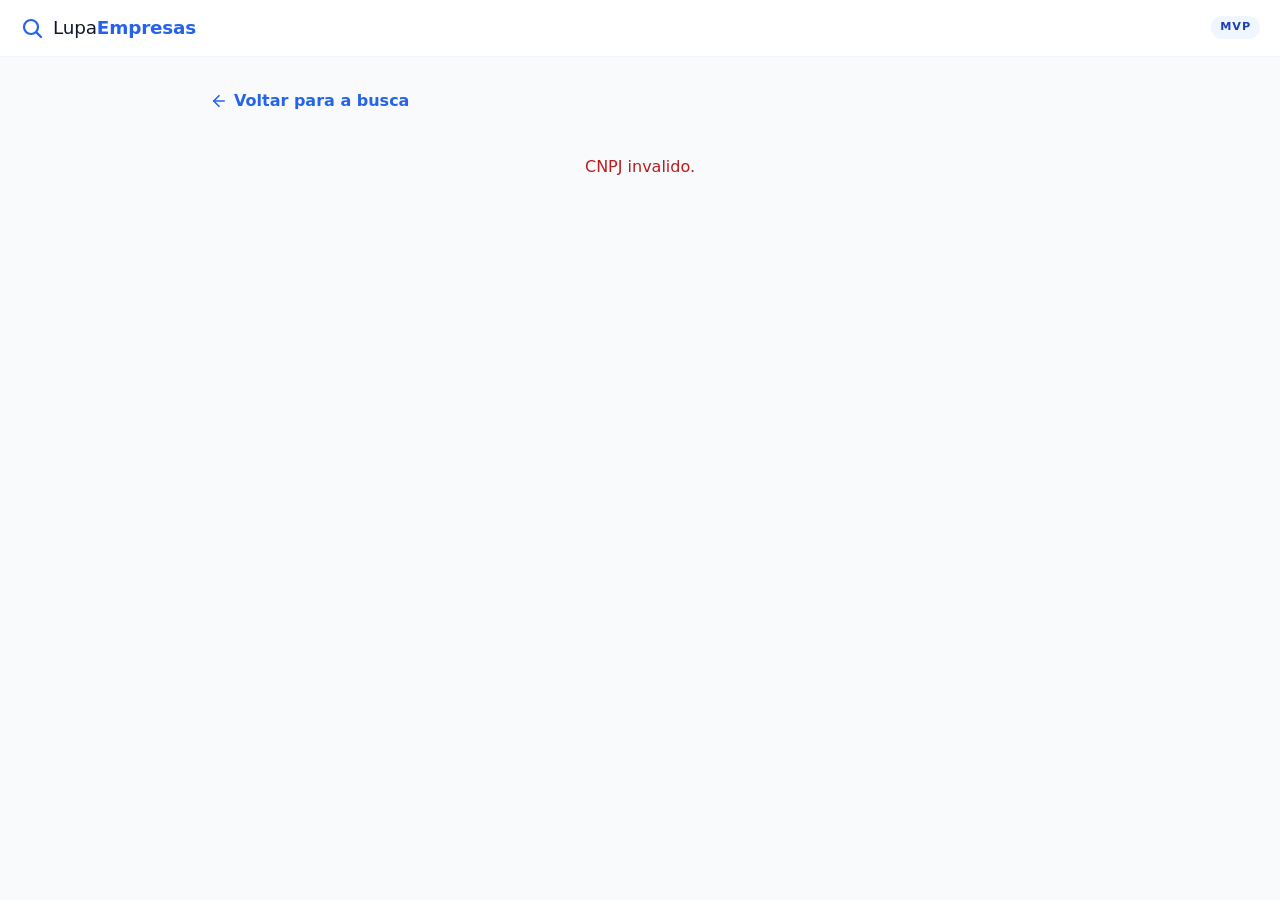
<file: lupa-empresas/frontend/company.html>
<!DOCTYPE html>
<html lang="pt-BR">
<head>
  <meta charset="UTF-8" />
  <meta name="viewport" content="width=device-width, initial-scale=1.0" />
  <title>Empresa - Lupa de Empresas</title>
  <link rel="stylesheet" href="style.css?v=2" />
</head>
<body>
  <header class="topbar">
    <a href="index.html" class="brand">
      <svg width="24" height="24" viewBox="0 0 24 24" fill="none" stroke="currentColor" stroke-width="2.2" stroke-linecap="round" stroke-linejoin="round"><circle cx="11" cy="11" r="7"></circle><line x1="21" y1="21" x2="16.65" y2="16.65"></line></svg>
      <span>Lupa<strong>Empresas</strong></span>
    </a>
    <span class="badge-mvp">MVP</span>
  </header>

  <div class="container">
    <a href="index.html" class="back-link">
      <svg width="18" height="18" viewBox="0 0 24 24" fill="none" stroke="currentColor" stroke-width="2.2" stroke-linecap="round" stroke-linejoin="round"><line x1="19" y1="12" x2="5" y2="12"></line><polyline points="12 19 5 12 12 5"></polyline></svg>
      Voltar para a busca
    </a>

    <div id="company-detail">
      <div class="loading-inline"><span class="spinner"></span> Carregando dados da empresa...</div>
    </div>
  </div>

  <script src="app.js?v=2"></script>
  <script>initCompanyPage();</script>
</body>
</html>
</file>
<file: bludata/frontend/style.css>
/* bludata — B2B Prospecting Platform */

:root {
  --primary: #2563eb;
  --primary-dark: #1d4ed8;
  --primary-light: #eff6ff;
  --secondary: #64748b;
  --success: #16a34a;
  --warning: #d97706;
  --danger: #dc2626;
  --bg: #f8fafc;
  --surface: #ffffff;
  --border: #e2e8f0;
  --text: #1e293b;
  --text-muted: #64748b;
  --radius: 8px;
  --shadow: 0 1px 3px rgba(0,0,0,.1), 0 1px 2px rgba(0,0,0,.06);
  --shadow-md: 0 4px 6px -1px rgba(0,0,0,.1), 0 2px 4px -2px rgba(0,0,0,.06);
  --shadow-lg: 0 10px 15px -3px rgba(0,0,0,.1), 0 4px 6px -4px rgba(0,0,0,.05);
}

* { box-sizing: border-box; margin: 0; padding: 0; }

body {
  font-family: 'Inter', -apple-system, BlinkMacSystemFont, 'Segoe UI', sans-serif;
  background: var(--bg);
  color: var(--text);
  font-size: 14px;
  line-height: 1.5;
}

/* ── Layout ── */
.app-layout {
  display: flex;
  min-height: 100vh;
}

.sidebar {
  width: 240px;
  background: var(--surface);
  border-right: 1px solid var(--border);
  flex-shrink: 0;
  display: flex;
  flex-direction: column;
}

.sidebar-logo {
  padding: 20px;
  border-bottom: 1px solid var(--border);
}

.sidebar-logo h1 {
  font-size: 22px;
  font-weight: 700;
  color: var(--primary);
  letter-spacing: -0.5px;
}

.sidebar-logo small {
  color: var(--text-muted);
  font-size: 11px;
}

.sidebar-nav {
  flex: 1;
  padding: 12px 0;
}

.sidebar-nav a {
  display: flex;
  align-items: center;
  gap: 10px;
  padding: 10px 20px;
  color: var(--text-muted);
  text-decoration: none;
  font-weight: 500;
  transition: all .15s;
  cursor: pointer;
}

.sidebar-nav a:hover,
.sidebar-nav a.active {
  background: var(--primary-light);
  color: var(--primary);
}

.sidebar-nav a .icon {
  font-size: 16px;
  width: 20px;
  text-align: center;
}

.main-content {
  flex: 1;
  overflow: auto;
  padding: 24px;
  min-width: 0;
}

/* ── Header ── */
.page-header {
  display: flex;
  align-items: center;
  justify-content: space-between;
  margin-bottom: 24px;
}

.page-header h2 {
  font-size: 20px;
  font-weight: 700;
  color: var(--text);
}

/* ── Cards ── */
.card {
  background: var(--surface);
  border: 1px solid var(--border);
  border-radius: var(--radius);
  box-shadow: var(--shadow);
  margin-bottom: 20px;
}

.card-header {
  padding: 16px 20px;
  border-bottom: 1px solid var(--border);
  display: flex;
  align-items: center;
  justify-content: space-between;
}

.card-header h3 {
  font-size: 15px;
  font-weight: 600;
}

.card-body {
  padding: 20px;
}

/* ── Tabs ── */
.tabs {
  display: flex;
  gap: 2px;
  background: var(--bg);
  padding: 4px;
  border-radius: var(--radius);
  width: fit-content;
  margin-bottom: 20px;
}

.tab-btn {
  padding: 8px 20px;
  border: none;
  background: transparent;
  border-radius: 6px;
  font-size: 13px;
  font-weight: 600;
  color: var(--text-muted);
  cursor: pointer;
  transition: all .15s;
}

.tab-btn.active {
  background: var(--surface);
  color: var(--primary);
  box-shadow: var(--shadow);
}

.tab-panel { display: none; }
.tab-panel.active { display: block; }

/* ── Filters ── */
.filters-grid {
  display: grid;
  grid-template-columns: repeat(auto-fill, minmax(220px, 1fr));
  gap: 14px;
}

.filter-group {
  display: flex;
  flex-direction: column;
  gap: 6px;
}

.filter-group label {
  font-size: 12px;
  font-weight: 600;
  color: var(--text-muted);
  text-transform: uppercase;
  letter-spacing: .5px;
}

.filter-group input,
.filter-group select {
  padding: 8px 12px;
  border: 1px solid var(--border);
  border-radius: var(--radius);
  font-size: 13px;
  color: var(--text);
  background: var(--surface);
  transition: border-color .15s;
  outline: none;
}

.filter-group input:focus,
.filter-group select:focus {
  border-color: var(--primary);
  box-shadow: 0 0 0 3px rgba(37,99,235,.1);
}

.filter-group .tag-input {
  display: flex;
  flex-wrap: wrap;
  gap: 4px;
  padding: 6px 8px;
  border: 1px solid var(--border);
  border-radius: var(--radius);
  min-height: 38px;
  cursor: text;
  background: var(--surface);
}

.filter-group .tag-input:focus-within {
  border-color: var(--primary);
  box-shadow: 0 0 0 3px rgba(37,99,235,.1);
}

.tag {
  display: flex;
  align-items: center;
  gap: 4px;
  background: var(--primary-light);
  color: var(--primary);
  padding: 2px 8px;
  border-radius: 4px;
  font-size: 12px;
  font-weight: 500;
}

.tag button {
  border: none;
  background: none;
  color: var(--primary);
  cursor: pointer;
  font-size: 14px;
  line-height: 1;
  padding: 0;
}

.tag-input-field {
  border: none;
  outline: none;
  font-size: 13px;
  min-width: 100px;
  flex: 1;
  background: transparent;
}

/* ── Buttons ── */
.btn {
  display: inline-flex;
  align-items: center;
  gap: 6px;
  padding: 9px 16px;
  border-radius: var(--radius);
  font-size: 13px;
  font-weight: 600;
  cursor: pointer;
  border: 1px solid transparent;
  transition: all .15s;
  text-decoration: none;
}

.btn-primary {
  background: var(--primary);
  color: white;
  border-color: var(--primary);
}
.btn-primary:hover { background: var(--primary-dark); }

.btn-secondary {
  background: var(--surface);
  color: var(--text);
  border-color: var(--border);
}
.btn-secondary:hover { background: var(--bg); }

.btn-success {
  background: var(--success);
  color: white;
  border-color: var(--success);
}

.btn-sm { padding: 5px 10px; font-size: 12px; }
.btn-icon { padding: 7px; }

.btn-group {
  display: flex;
  gap: 8px;
  align-items: center;
  flex-wrap: wrap;
}

/* ── Table ── */
.table-wrap {
  overflow-x: auto;
}

table {
  width: 100%;
  border-collapse: collapse;
  font-size: 13px;
}

thead th {
  background: var(--bg);
  color: var(--text-muted);
  font-weight: 600;
  text-transform: uppercase;
  font-size: 11px;
  letter-spacing: .5px;
  padding: 10px 14px;
  text-align: left;
  border-bottom: 1px solid var(--border);
  white-space: nowrap;
}

tbody td {
  padding: 11px 14px;
  border-bottom: 1px solid var(--border);
  vertical-align: middle;
}

tbody tr:hover { background: var(--bg); cursor: pointer; }
tbody tr:last-child td { border-bottom: none; }

.has-badge {
  display: inline-flex;
  align-items: center;
  justify-content: center;
  width: 20px;
  height: 20px;
  border-radius: 50%;
  font-size: 11px;
}

.badge-yes { background: #dcfce7; color: #166534; }
.badge-no  { background: #fee2e2; color: #991b1b; }

/* ── Pagination ── */
.pagination {
  display: flex;
  align-items: center;
  gap: 6px;
  padding: 14px 20px;
  border-top: 1px solid var(--border);
  background: var(--surface);
  border-radius: 0 0 var(--radius) var(--radius);
}

.pagination .page-info {
  margin-left: auto;
  color: var(--text-muted);
  font-size: 12px;
}

.page-btn {
  padding: 5px 10px;
  border: 1px solid var(--border);
  background: var(--surface);
  border-radius: 6px;
  cursor: pointer;
  font-size: 12px;
  font-weight: 600;
  color: var(--text);
  transition: all .15s;
}
.page-btn:hover:not(:disabled) { background: var(--bg); }
.page-btn.active { background: var(--primary); color: white; border-color: var(--primary); }
.page-btn:disabled { opacity: .4; cursor: default; }

/* ── Modal ── */
.modal-overlay {
  position: fixed;
  inset: 0;
  background: rgba(0,0,0,.5);
  display: flex;
  align-items: center;
  justify-content: center;
  z-index: 1000;
  padding: 20px;
  opacity: 0;
  visibility: hidden;
  transition: all .2s;
}

.modal-overlay.open {
  opacity: 1;
  visibility: visible;
}

.modal {
  background: var(--surface);
  border-radius: 12px;
  box-shadow: var(--shadow-lg);
  width: 100%;
  max-width: 700px;
  max-height: 90vh;
  overflow: hidden;
  display: flex;
  flex-direction: column;
  transform: translateY(20px);
  transition: transform .2s;
}

.modal-overlay.open .modal { transform: translateY(0); }

.modal-header {
  padding: 18px 24px;
  border-bottom: 1px solid var(--border);
  display: flex;
  align-items: center;
  justify-content: space-between;
}

.modal-header h3 { font-size: 16px; font-weight: 700; }

.modal-close {
  width: 32px; height: 32px;
  border: none; background: var(--bg);
  border-radius: 50%;
  font-size: 18px;
  cursor: pointer;
  display: flex; align-items: center; justify-content: center;
  color: var(--text-muted);
}

.modal-body {
  padding: 24px;
  overflow-y: auto;
  flex: 1;
}

.modal-tabs {
  display: flex;
  gap: 0;
  border-bottom: 2px solid var(--border);
  margin-bottom: 20px;
}

.modal-tab-btn {
  padding: 10px 18px;
  border: none;
  background: transparent;
  font-size: 13px;
  font-weight: 600;
  color: var(--text-muted);
  cursor: pointer;
  border-bottom: 2px solid transparent;
  margin-bottom: -2px;
  transition: all .15s;
}

.modal-tab-btn.active {
  color: var(--primary);
  border-bottom-color: var(--primary);
}

/* ── Detail rows ── */
.detail-grid {
  display: grid;
  grid-template-columns: 1fr 1fr;
  gap: 14px;
}

.detail-item { display: flex; flex-direction: column; gap: 3px; }
.detail-item .label { font-size: 11px; font-weight: 600; color: var(--text-muted); text-transform: uppercase; }
.detail-item .value { font-size: 14px; color: var(--text); }

/* ── Contacts list ── */
.contact-section h4 {
  font-size: 13px;
  font-weight: 700;
  color: var(--text-muted);
  text-transform: uppercase;
  letter-spacing: .5px;
  margin: 18px 0 10px;
}

.contact-item {
  display: flex;
  align-items: center;
  gap: 10px;
  padding: 10px 14px;
  background: var(--bg);
  border-radius: var(--radius);
  margin-bottom: 6px;
}

.contact-item .contact-type-icon {
  width: 30px; height: 30px;
  border-radius: 50%;
  background: var(--primary-light);
  color: var(--primary);
  display: flex; align-items: center; justify-content: center;
  font-size: 14px;
}

.contact-item .contact-value { font-weight: 500; flex: 1; }
.contact-item .contact-status {
  font-size: 11px;
  padding: 2px 8px;
  border-radius: 4px;
  font-weight: 600;
}

.status-valid   { background: #dcfce7; color: #166534; }
.status-invalid { background: #fee2e2; color: #991b1b; }
.status-unknown { background: #fef9c3; color: #854d0e; }
.status-placeholder { background: #f1f5f9; color: #64748b; }

/* ── Empty state ── */
.empty-state {
  text-align: center;
  padding: 60px 20px;
  color: var(--text-muted);
}

.empty-state .icon { font-size: 48px; margin-bottom: 12px; }
.empty-state p { font-size: 15px; }

/* ── Loading ── */
.loading {
  display: flex;
  align-items: center;
  justify-content: center;
  gap: 10px;
  padding: 40px;
  color: var(--text-muted);
}

.spinner {
  width: 24px; height: 24px;
  border: 3px solid var(--border);
  border-top-color: var(--primary);
  border-radius: 50%;
  animation: spin .7s linear infinite;
}

@keyframes spin { to { transform: rotate(360deg); } }

/* ── Stats bar ── */
.stats-bar {
  display: flex;
  gap: 20px;
  flex-wrap: wrap;
}

.stat-card {
  background: var(--surface);
  border: 1px solid var(--border);
  border-radius: var(--radius);
  padding: 16px 20px;
  flex: 1;
  min-width: 140px;
}

.stat-card .stat-value {
  font-size: 26px;
  font-weight: 700;
  color: var(--primary);
}

.stat-card .stat-label {
  font-size: 12px;
  color: var(--text-muted);
  font-weight: 500;
}

/* ── Alerts ── */
.alert {
  padding: 12px 16px;
  border-radius: var(--radius);
  font-size: 13px;
  margin-bottom: 16px;
  display: flex;
  align-items: flex-start;
  gap: 8px;
}

.alert-info { background: #eff6ff; color: #1e40af; border-left: 3px solid var(--primary); }
.alert-success { background: #f0fdf4; color: #166534; border-left: 3px solid var(--success); }
.alert-warning { background: #fffbeb; color: #92400e; border-left: 3px solid var(--warning); }

/* ── Chips / tags ── */
.chip {
  display: inline-flex;
  align-items: center;
  gap: 4px;
  padding: 3px 10px;
  border-radius: 99px;
  font-size: 11px;
  font-weight: 600;
}

.chip-blue   { background: #dbeafe; color: #1e40af; }
.chip-green  { background: #dcfce7; color: #166534; }
.chip-gray   { background: #f1f5f9; color: #475569; }
.chip-orange { background: #fed7aa; color: #9a3412; }

/* ── CNPJ lookup ── */
.cnpj-lookup-panel {
  padding: 20px;
  background: var(--bg);
  border-radius: var(--radius);
  border: 1px dashed var(--border);
}

.cnpj-lookup-panel h4 {
  font-weight: 700;
  margin-bottom: 12px;
}

.inline-form {
  display: flex;
  gap: 8px;
}

.inline-form input {
  flex: 1;
  padding: 9px 12px;
  border: 1px solid var(--border);
  border-radius: var(--radius);
  font-size: 13px;
  outline: none;
}

.inline-form input:focus { border-color: var(--primary); }

/* ── Responsive ── */
@media (max-width: 768px) {
  .sidebar { display: none; }
  .filters-grid { grid-template-columns: 1fr; }
  .detail-grid { grid-template-columns: 1fr; }
}
</file>
<file: lupa-empresas/frontend/style.css>
:root {
  --blue: #2563eb;
  --blue-dark: #1e40af;
  --blue-soft: #eff6ff;
  --gray-900: #0f172a;
  --gray-700: #334155;
  --gray-500: #64748b;
  --gray-300: #cbd5e1;
  --gray-100: #f1f5f9;
  --bg: #f8fafc;
  --white: #ffffff;
  --shadow: 0 1px 3px rgba(15, 23, 42, .08), 0 8px 24px rgba(15, 23, 42, .06);
  --radius: 14px;
}

* { box-sizing: border-box; }

body {
  margin: 0;
  font-family: "Segoe UI", system-ui, -apple-system, Roboto, Arial, sans-serif;
  background: var(--bg);
  color: var(--gray-900);
  line-height: 1.5;
}

.container {
  max-width: 900px;
  margin: 0 auto;
  padding: 32px 20px 64px;
}

/* ---- Topbar / brand ---- */
.topbar {
  display: flex; align-items: center; justify-content: space-between;
  padding: 14px 20px;
  background: var(--white);
  border-bottom: 1px solid var(--gray-100);
  position: sticky; top: 0; z-index: 10;
}
.brand {
  display: inline-flex; align-items: center; gap: 9px;
  color: var(--blue); text-decoration: none; font-size: 1.15rem;
}
.brand span { color: var(--gray-900); font-weight: 500; letter-spacing: -.01em; }
.brand strong { color: var(--blue); font-weight: 800; }
.badge-mvp {
  background: var(--blue-soft); color: var(--blue-dark);
  font-size: .7rem; font-weight: 800; letter-spacing: .08em;
  padding: 3px 9px; border-radius: 999px;
}

/* ---- Examples ---- */
.examples {
  display: flex; flex-wrap: wrap; align-items: center; gap: 8px;
  justify-content: center; margin-top: 16px;
}
.examples-label { color: var(--gray-500); font-size: .88rem; }
.chip-example {
  background: var(--white); border: 1px solid var(--gray-300);
  color: var(--gray-700); border-radius: 999px; padding: 6px 14px;
  font-size: .86rem; cursor: pointer; transition: all .12s;
}
.chip-example:hover { border-color: var(--blue); color: var(--blue); }

.empty-hint {
  text-align: center; color: var(--gray-500);
  padding: 48px 20px; margin-top: 8px;
}
.empty-hint p { margin: 12px 0 0; font-size: .95rem; }

.footer {
  text-align: center; color: var(--gray-500); font-size: .82rem;
  padding: 24px 20px 40px; max-width: 640px; margin: 0 auto;
}
.footer a { color: var(--blue); }

/* ---- Home / search ---- */
.hero {
  text-align: center;
  margin: 40px 0 28px;
}
.hero h1 {
  font-size: 2.4rem;
  margin: 0 0 6px;
  display: flex;
  gap: 12px;
  align-items: center;
  justify-content: center;
}
.hero p { color: var(--gray-500); margin: 0; }

.search-box {
  display: flex;
  align-items: center;
  gap: 10px;
  background: var(--white);
  border: 1px solid var(--gray-300);
  border-radius: 999px;
  padding: 6px 8px 6px 20px;
  box-shadow: var(--shadow);
  max-width: 640px;
  margin: 0 auto;
}
.search-box:focus-within { border-color: var(--blue); }
.search-box svg { flex: 0 0 auto; color: var(--gray-500); }
.search-box input {
  flex: 1;
  border: none;
  outline: none;
  font-size: 1.05rem;
  padding: 12px 4px;
  background: transparent;
  color: var(--gray-900);
}
.search-box button {
  background: var(--blue);
  color: #fff;
  border: none;
  border-radius: 999px;
  padding: 12px 22px;
  font-size: 1rem;
  font-weight: 600;
  cursor: pointer;
  transition: background .15s;
}
.search-box button:hover { background: var(--blue-dark); }
.search-box button:disabled { opacity: .6; cursor: default; }

/* ---- Results ---- */
.results { margin-top: 28px; display: grid; gap: 14px; }

.card {
  background: var(--white);
  border: 1px solid var(--gray-100);
  border-radius: var(--radius);
  padding: 18px 20px;
  box-shadow: var(--shadow);
  cursor: pointer;
  transition: transform .12s, box-shadow .12s, border-color .12s;
}
.card:hover {
  transform: translateY(-2px);
  border-color: var(--blue);
  box-shadow: 0 4px 6px rgba(15, 23, 42, .08), 0 12px 32px rgba(37, 99, 235, .12);
}
.card h3 { margin: 0 0 4px; font-size: 1.1rem; }
.card .fantasy { color: var(--gray-500); font-size: .92rem; margin-bottom: 8px; }
.card .meta {
  display: flex;
  flex-wrap: wrap;
  gap: 8px 16px;
  font-size: .88rem;
  color: var(--gray-700);
}
.card .cnpj { font-variant-numeric: tabular-nums; }

.badge {
  display: inline-block;
  padding: 2px 10px;
  border-radius: 999px;
  font-size: .78rem;
  font-weight: 600;
}
.badge.ativa { background: #dcfce7; color: #166534; }
.badge.inativa, .badge.baixada, .badge.suspensa { background: #fee2e2; color: #991b1b; }
.badge.neutra { background: var(--gray-100); color: var(--gray-700); }

.msg {
  text-align: center;
  color: var(--gray-500);
  padding: 24px;
}
.msg.error { color: #b91c1c; }

/* ---- Loader ---- */
.spinner {
  width: 22px; height: 22px;
  border: 3px solid var(--gray-300);
  border-top-color: var(--blue);
  border-radius: 50%;
  animation: spin .8s linear infinite;
  display: inline-block;
  vertical-align: middle;
}
@keyframes spin { to { transform: rotate(360deg); } }

.loading-inline {
  display: flex; align-items: center; gap: 10px;
  color: var(--gray-500); padding: 12px 0;
}

/* ---- Company detail ---- */
.back-link {
  display: inline-flex; align-items: center; gap: 6px;
  color: var(--blue); text-decoration: none; font-weight: 600;
  margin-bottom: 18px;
}
.back-link:hover { text-decoration: underline; }

.section {
  background: var(--white);
  border: 1px solid var(--gray-100);
  border-radius: var(--radius);
  padding: 24px;
  box-shadow: var(--shadow);
  margin-bottom: 22px;
}
.section h2 {
  margin: 0 0 16px;
  font-size: 1.25rem;
  display: flex; align-items: center; gap: 8px;
}
.company-title { margin: 0 0 4px; font-size: 1.6rem; }
.company-sub { color: var(--gray-500); margin: 0 0 20px; }

.grid {
  display: grid;
  grid-template-columns: repeat(auto-fit, minmax(230px, 1fr));
  gap: 14px 24px;
}
.field .label {
  font-size: .74rem; text-transform: uppercase; letter-spacing: .04em;
  color: var(--gray-500); font-weight: 700; margin-bottom: 2px;
}
.field .value { color: var(--gray-900); word-break: break-word; }

.subhead {
  margin: 20px 0 10px; font-size: .95rem; font-weight: 700;
  color: var(--gray-700); border-top: 1px solid var(--gray-100); padding-top: 16px;
}
.chips { display: flex; flex-wrap: wrap; gap: 8px; }
.chip {
  background: var(--blue-soft); color: var(--blue-dark);
  padding: 5px 12px; border-radius: 8px; font-size: .85rem;
}

/* QSA / employees list */
.people { display: grid; gap: 10px; }
.person {
  display: flex; flex-direction: column;
  border: 1px solid var(--gray-100);
  border-radius: 10px; padding: 12px 14px;
  background: var(--gray-100);
}
.person a { color: var(--blue); text-decoration: none; font-weight: 600; }
.person a:hover { text-decoration: underline; }
.person .name { font-weight: 600; }
.person .role { color: var(--gray-500); font-size: .9rem; }

.warning {
  background: #fffbeb; border: 1px solid #fde68a; color: #92400e;
  padding: 14px 16px; border-radius: 10px; font-size: .92rem;
}

.source-badge {
  display: inline-block; margin-bottom: 12px; padding: 4px 10px;
  background: #eff6ff; border: 1px solid #bfdbfe; color: var(--blue);
  border-radius: 999px; font-size: .8rem; font-weight: 600;
}

.linkedin-company {
  margin: 0 0 14px; padding: 10px 14px; background: var(--gray-50, #f8fafc);
  border: 1px solid var(--gray-200, #e5e7eb); border-radius: 10px;
  font-size: .9rem; color: var(--gray-600, #4b5563);
}
.linkedin-company a { color: var(--blue); }

.cpf-tag {
  display: inline-block; margin-top: 6px; padding: 2px 10px;
  border-radius: 6px; font-size: .8rem; font-weight: 600;
  font-variant-numeric: tabular-nums; width: fit-content;
}
.cpf-resolved { background: #dcfce7; color: #166534; }
.cpf-masked { background: var(--gray-100); color: var(--gray-500); }

/* QSA sócio enrichment */
.socio-actions {
  display: flex; align-items: center; gap: 10px; margin-top: 8px; flex-wrap: wrap;
}
.socio-phone {
  font-size: .85rem; color: var(--gray-500); font-variant-numeric: tabular-nums;
}
.socio-phone.phone-ready {
  color: #15803d; font-weight: 600;
}
.btn-ver-mais {
  padding: 4px 12px; background: var(--blue-soft); color: var(--blue);
  border: 1px solid #bfdbfe; border-radius: 6px; font-size: .8rem;
  font-weight: 600; cursor: pointer; transition: background .15s;
}
.btn-ver-mais:hover { background: #dbeafe; }
.socio-detail {
  margin-top: 10px; padding: 12px 14px; background: #f8faff;
  border: 1px solid #dbeafe; border-radius: 10px; font-size: .85rem;
}
.socio-detail-header {
  font-size: .88rem; color: var(--gray-700); margin-bottom: 10px;
}
.socio-section-title {
  font-size: .78rem; font-weight: 700; color: var(--gray-500);
  text-transform: uppercase; letter-spacing: .04em; margin: 10px 0 5px;
}
.socio-pills { display: flex; flex-wrap: wrap; gap: 5px; }
.socio-pill {
  padding: 3px 10px; background: #fff; border: 1px solid var(--gray-300);
  border-radius: 999px; font-size: .82rem; color: var(--gray-700);
}
.socio-empty { color: var(--gray-500); font-size: .85rem; }
.spinner-sm {
  display: inline-block; width: 12px; height: 12px; margin-right: 6px;
  border: 2px solid #bfdbfe; border-top-color: var(--blue);
  border-radius: 50%; animation: spin .7s linear infinite;
}
.dzap-badge {
  font-size: .85rem; cursor: default; line-height: 1;
}
.dzap-badge.dzap-ok { color: #15803d; }
.dzap-badge.dzap-warn { color: #b45309; }
.dzap-badge.dzap-unknown { color: var(--gray-400); }
.btn-copiar {
  padding: 4px 10px; background: #fff; color: var(--gray-700);
  border: 1px solid var(--gray-300); border-radius: 6px; font-size: .8rem;
  font-weight: 600; cursor: pointer; transition: background .12s;
}
.btn-copiar:hover { background: var(--gray-100); }
.btn-copiar.copiado { background: #dcfce7; color: #15803d; border-color: #86efac; }
</file>
